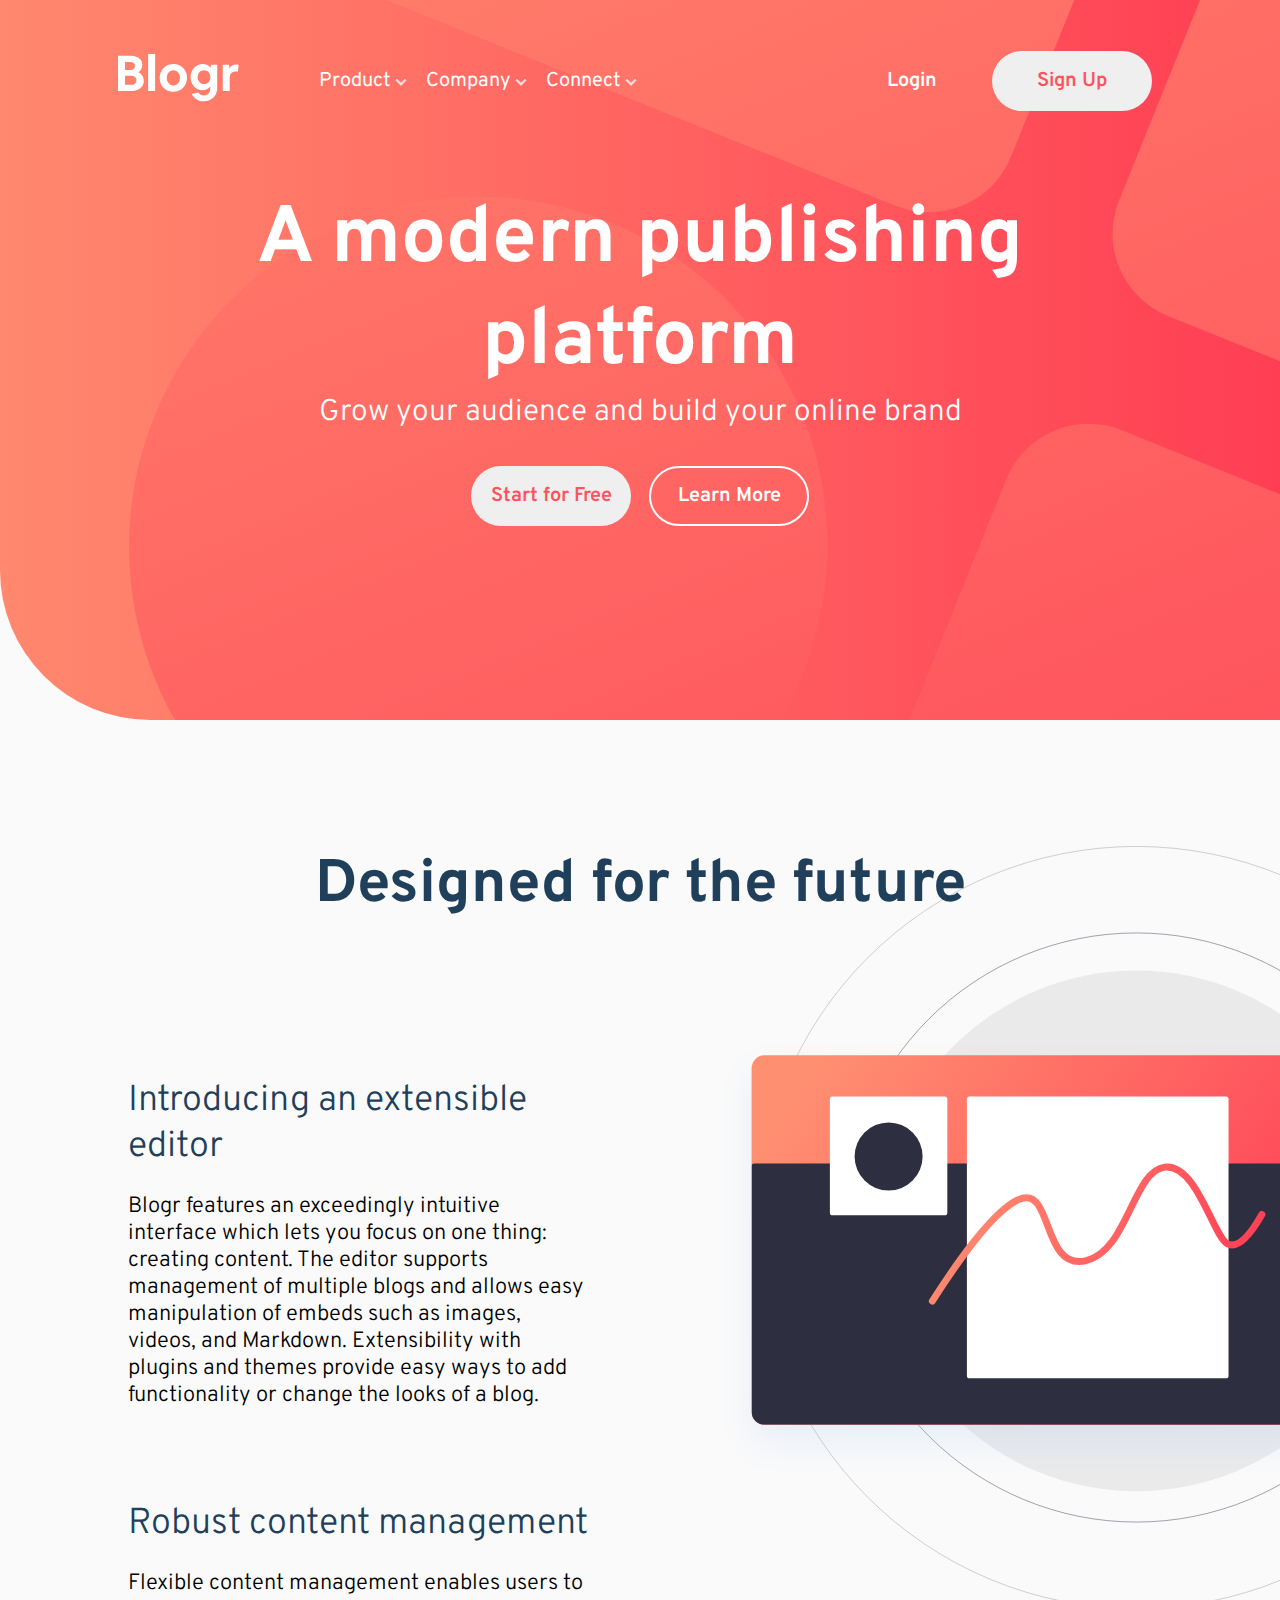
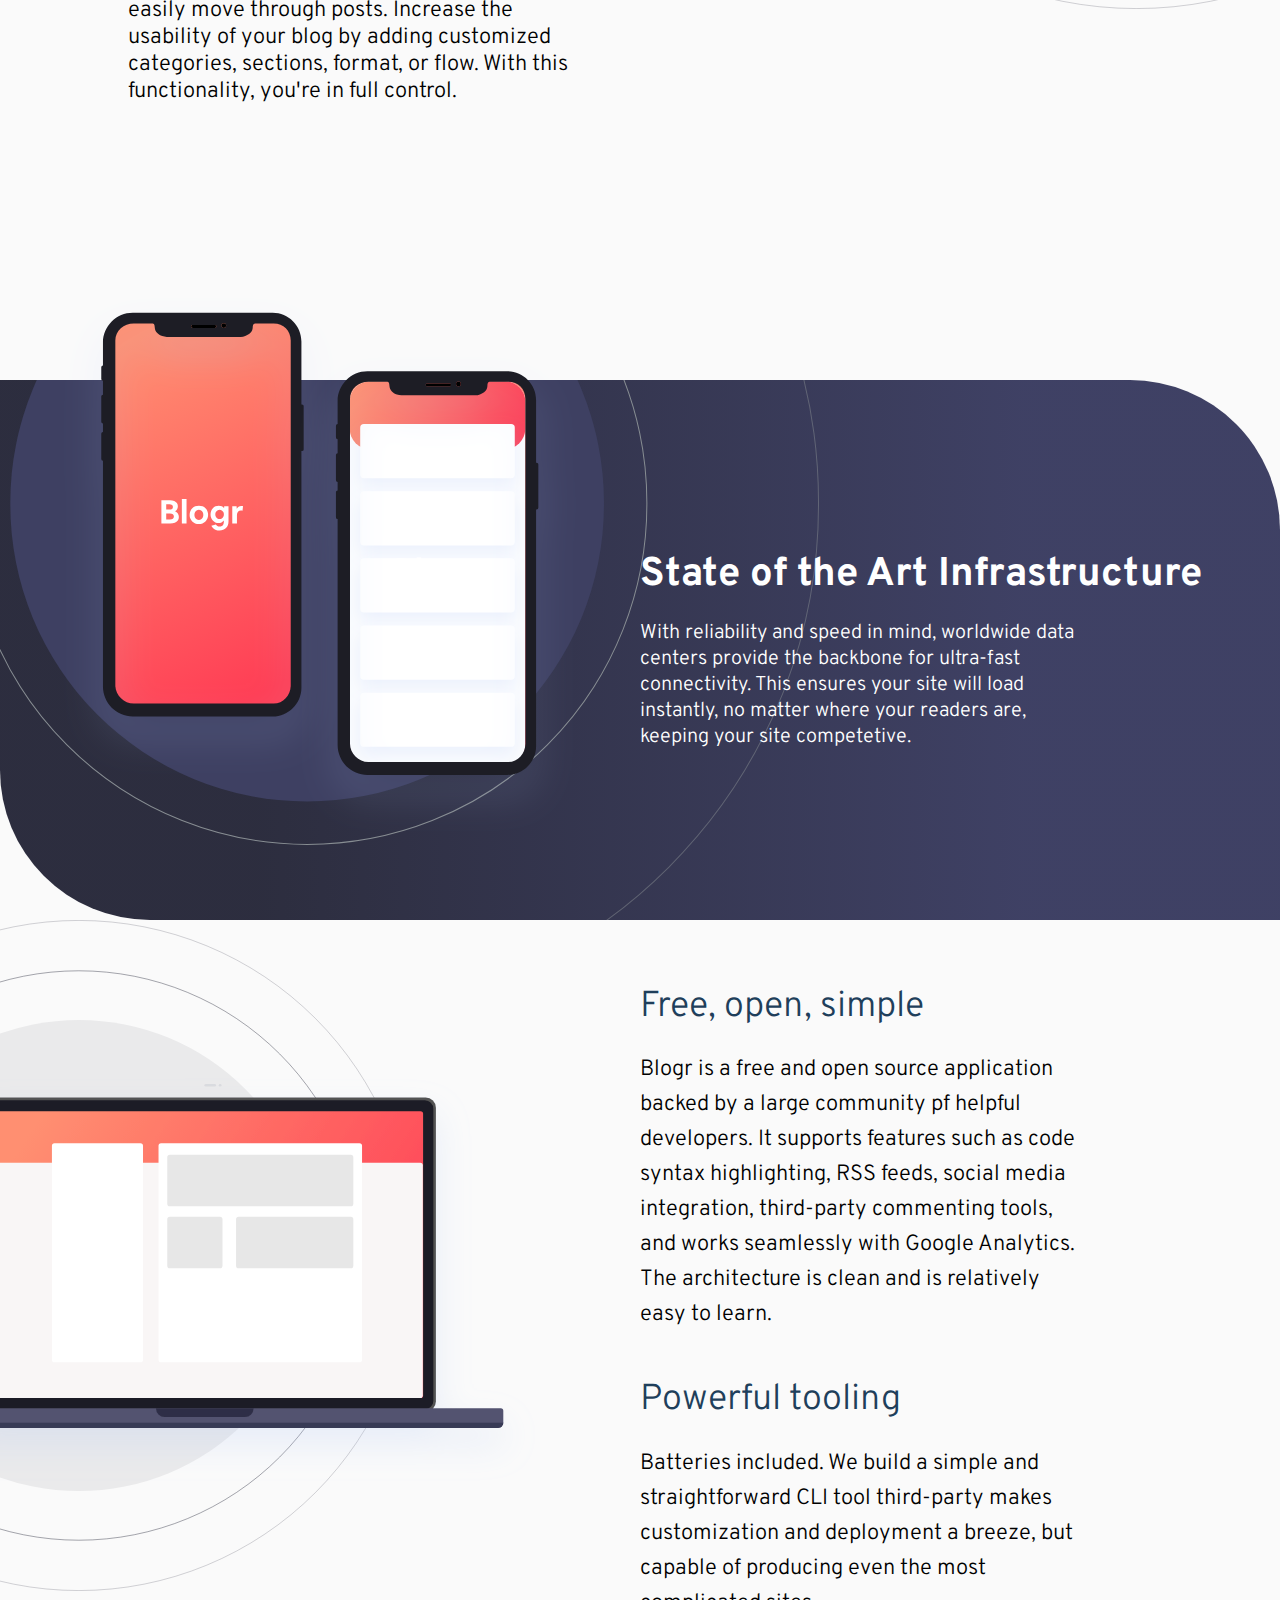
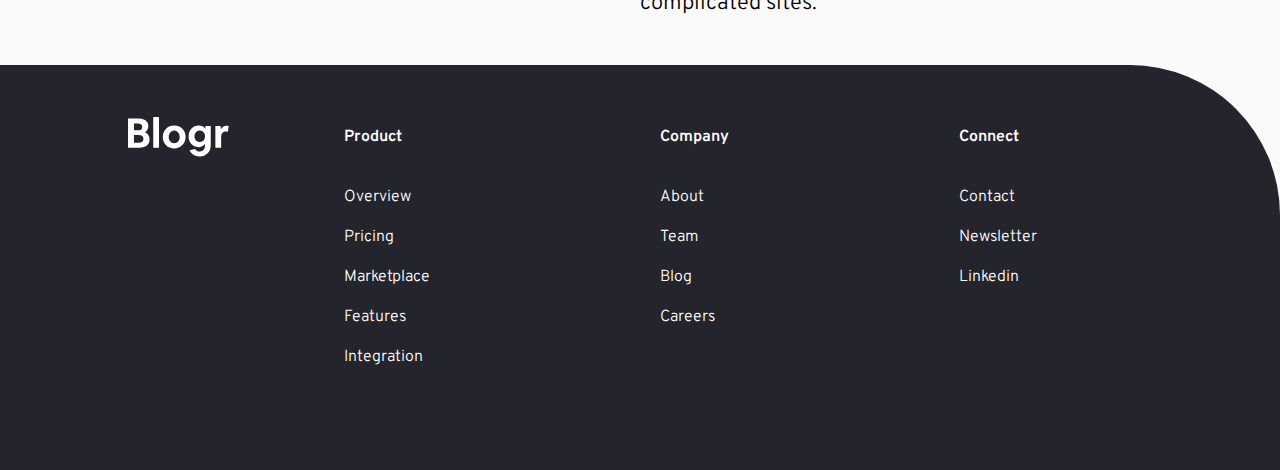
<file: Alen Domaci, al bolji/index.html>
<!DOCTYPE html>
<html lang="en">

<head>
    <meta charset="UTF-8">
    <meta http-equiv="X-UA-Compatible" content="IE=edge">
    <meta name="viewport" content="width=device-width, initial-scale=1.0">
    <link rel="stylesheet" href="style.css">
    <title>Document</title>
</head>

<body>
    <div class="hero">
        <div class="navbar">
            <div class="navbar-left">
                <div><img src="images/logo.svg" alt=""></div>
                <ul>
                    <li><a href="">Product <img src="images/icon-arrow-light.svg" alt=""></a></li>
                    <li><a href="">Company <img src="images/icon-arrow-light.svg" alt=""></a></li>
                    <li><a href="">Connect <img src="images/icon-arrow-light.svg" alt=""></a></li>
                </ul>
            </div>
            <div class="navbar-buttons">
                <button class="button-login">Login</button>
                <button class="button-sign-up">Sign Up</button>
            </div>
            <img class="hamburger-icon" src="images/icon-hamburger.svg" alt="">
        </div>
        <div class="hero-content">
            <div class="hero-content-text">
                <h1>A modern publishing platform</h1>
                <p>Grow your audience and build your online brand</p>
            </div>
            <div class="hero-content-buttons">
                <button class="start-for-free">Start for Free</button>
                <button class="learn-more">Learn More</button>
            </div>
        </div>
    </div>
    <div class="container-one">

        <h2> Designed for the future</h2>
        <div class="container-one-content-image">
            <img src="images/illustration-editor-desktop.svg" alt="">
        </div>
        <div class="container-one-content">
            <div class="container-one-content-text">
                <h3>Introducing an extensible editor</h3>
                <p>
                    Blogr features an exceedingly intuitive interface which lets you
                    focus on one thing: creating content. The editor supports
                    management of multiple blogs and allows easy manipulation of
                    embeds such as images, videos, and Markdown. Extensibility with
                    plugins and themes provide easy ways to add functionality or
                    change the looks of a blog.
                </p>
                <h3>Robust content management</h3>
                <p>
                    Flexible content management enables users to easily move through
                    posts. Increase the usability of your blog by adding customized
                    categories, sections, format, or flow. With this functionality,
                    you're in full control.
                </p>
            </div>
        </div>

    </div>
    <div class="container-blue">
        <div class="container-blue-content">
            <div class="container-blue-content-image">
                <img src="images/illustration-phones.svg" alt="">
            </div>
            <div class="container-blue-content-text">
                <h2>State of the Art Infrastructure</h2>
                <p>
                    With reliability and speed in mind, worldwide data centers provide
                    the backbone for ultra-fast connectivity. This ensures your site
                    will load instantly, no matter where your readers are, keeping
                    your site competetive.
                </p>
            </div>
        </div>
    </div>
    <div class="container-three">
        <div class="container-three-image">
            <img src="images/illustration-laptop-desktop.svg" alt="">
        </div>
        <div class="container-three-text">
            <h3>Free, open, simple</h3>
            <p>
              Blogr is a free and open source application backed by a large
              community pf helpful developers. It supports features such as
              code syntax highlighting, RSS feeds, social media integration,
              third-party commenting tools, and works seamlessly with Google
              Analytics. The architecture is clean and is relatively easy to
              learn.
            </p>
            <h3>Powerful tooling</h3>
            <p>
              Batteries included. We build a simple and straightforward CLI
              tool third-party makes customization and deployment a breeze,
              but capable of producing even the most complicated sites.
            </p>
        </div>
    </div>
    <div class="footer">
        <div class="footer-body">
          <div> <img src="images/logo.svg" alt="" /></div>
          <div class="footer-lists">
            <ul>
              <li class="list-heading"><a href="">Product</a></li>
              <li><a href="">Overview</a></li>
              <li><a href="">Pricing</a></li>
              <li><a href="">Marketplace</a></li>
              <li><a href="">Features</a></li>
              <li><a href="">Integration</a></li>
            </ul>
            <ul>
              <li class="list-heading"><a href="">Company</a></li>
              <li><a href="">About</a></li>
              <li><a href="">Team</a></li>
              <li><a href="">Blog</a></li>
              <li><a href="">Careers</a></li>
            </ul>
            <ul>
              <li class="list-heading"><a href="">Connect</a></li>
              <li><a href="">Contact</a></li>
              <li><a href="">Newsletter</a></li>
              <li><a href="">Linkedin</a></li>
            </ul>
          </div>
        </div>
      </div>
</body>

</html>
</file>
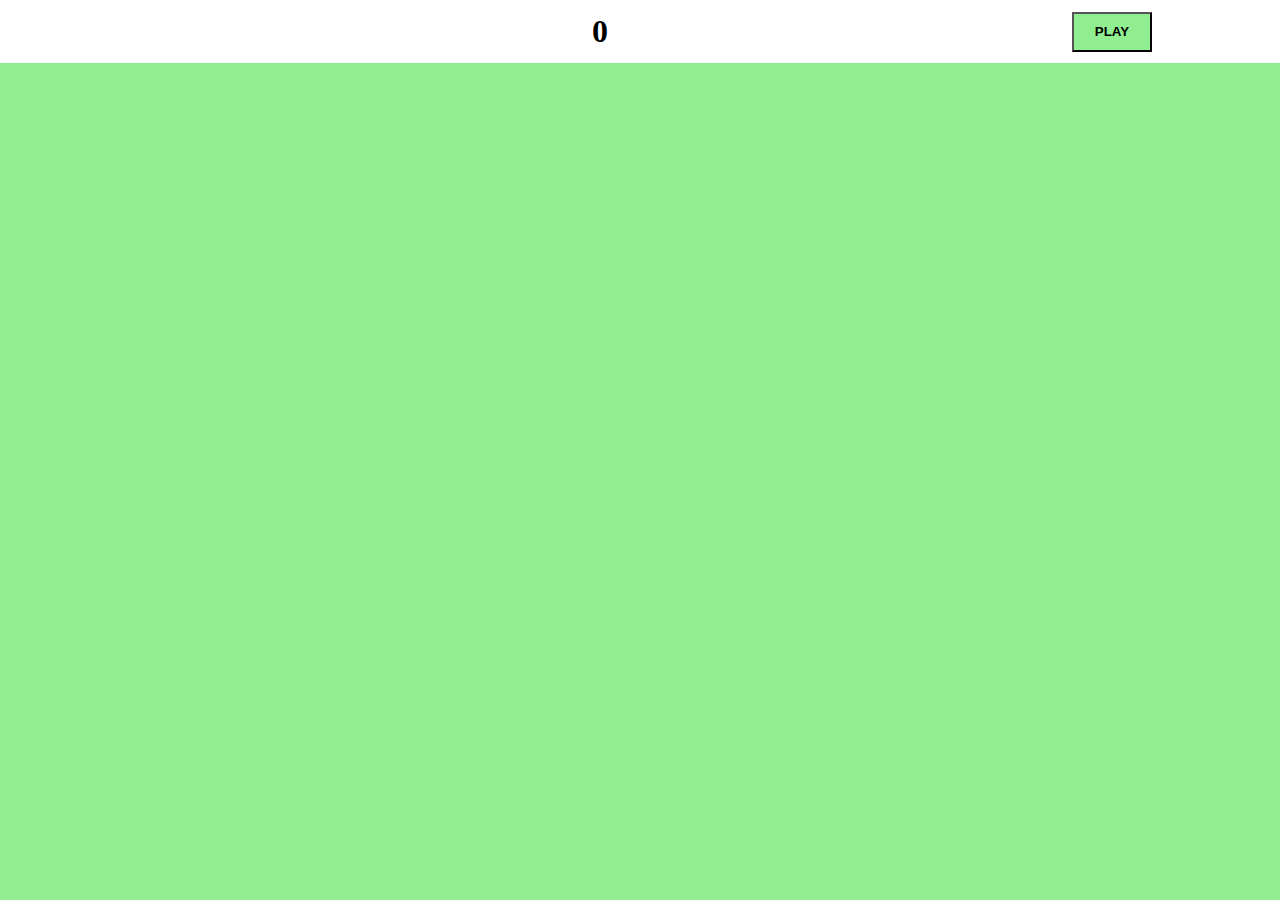
<file: Click Game/index.html>
<!DOCTYPE html>
<html lang="en">
<head>
    <meta charset="UTF-8">
    <meta http-equiv="X-UA-Compatible" content="IE=edge">
    <meta name="viewport" content="width=device-width, initial-scale=1.0">
    <link rel="stylesheet" href="style.css">
    <title>Document</title>
</head>
<body>
    <div class="header">
        <h1 class="Username">Placeholder</h1>
        <h1 class="score">0</h1>
        <button class="PLAY">PLAY</button>
    </div>
    <div class="playField">
    </div>
    <script src="app.js"></script>
</body>
</html>
</file>
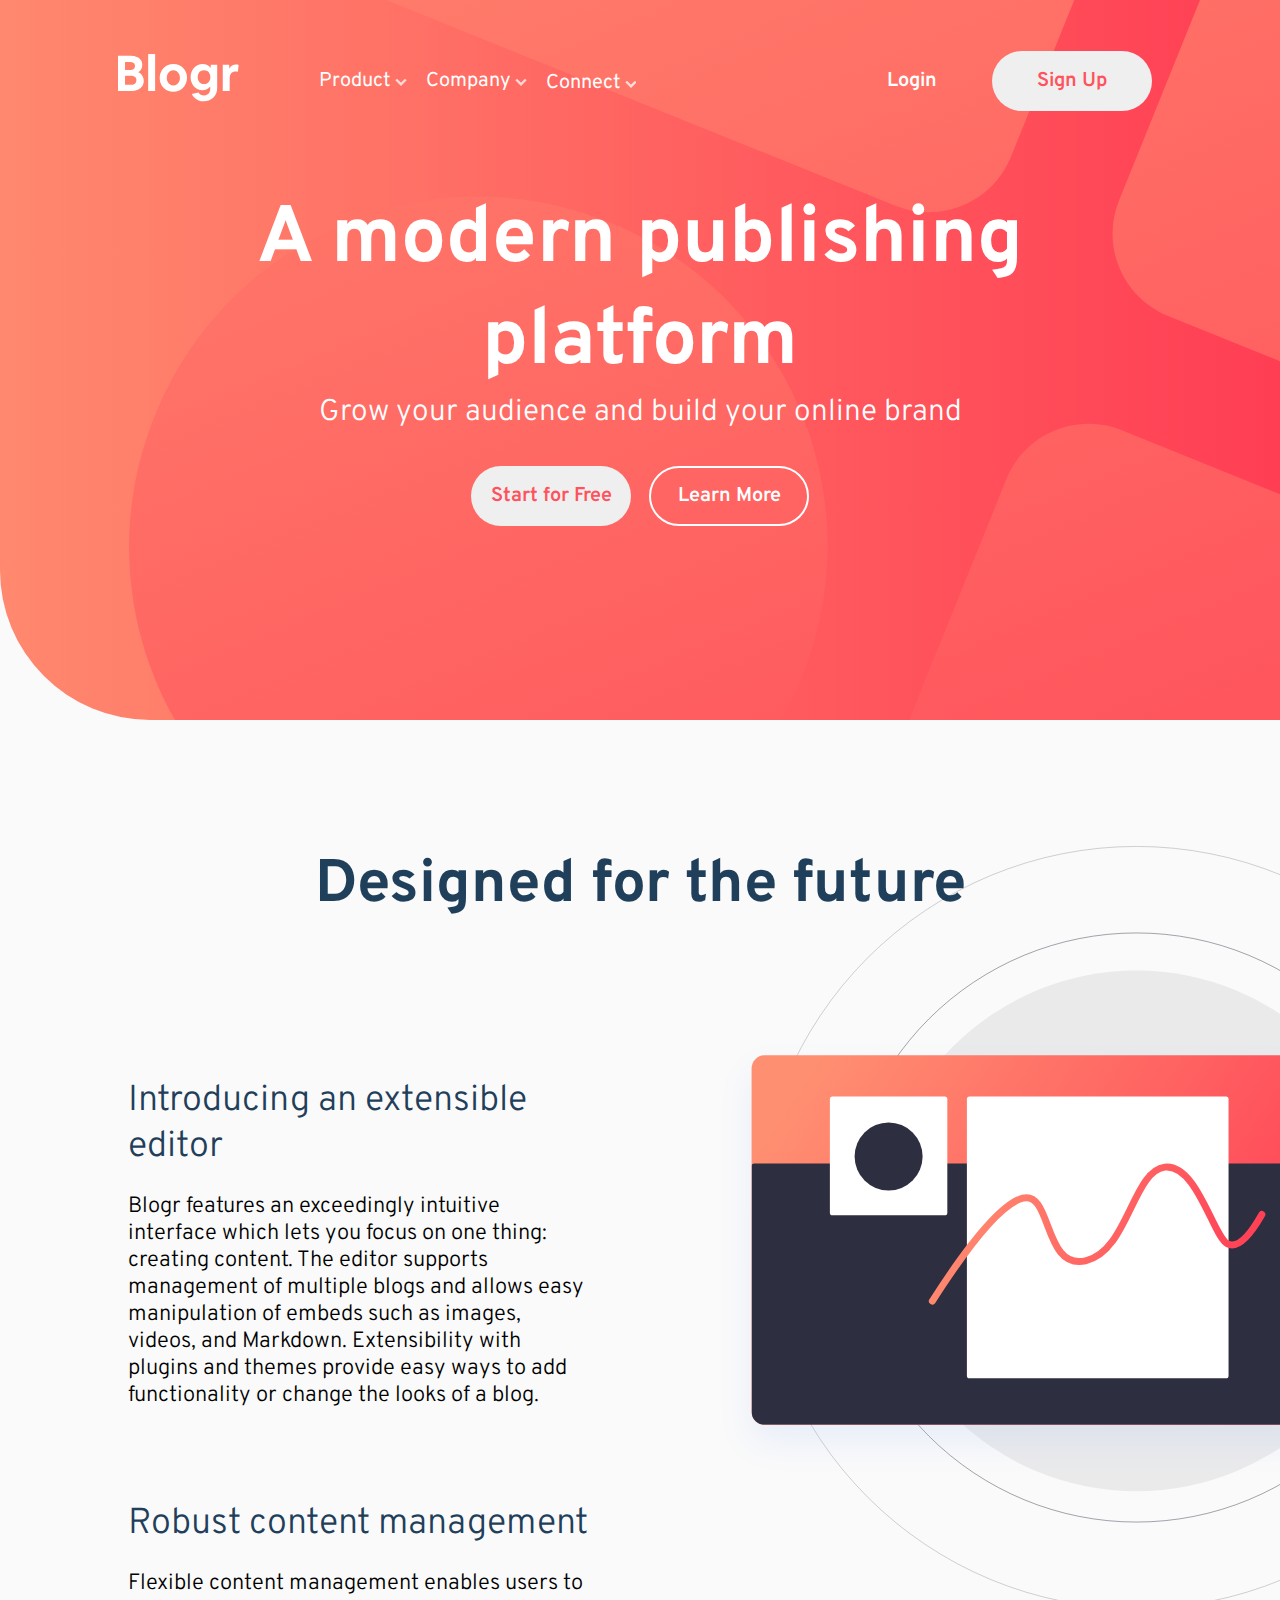
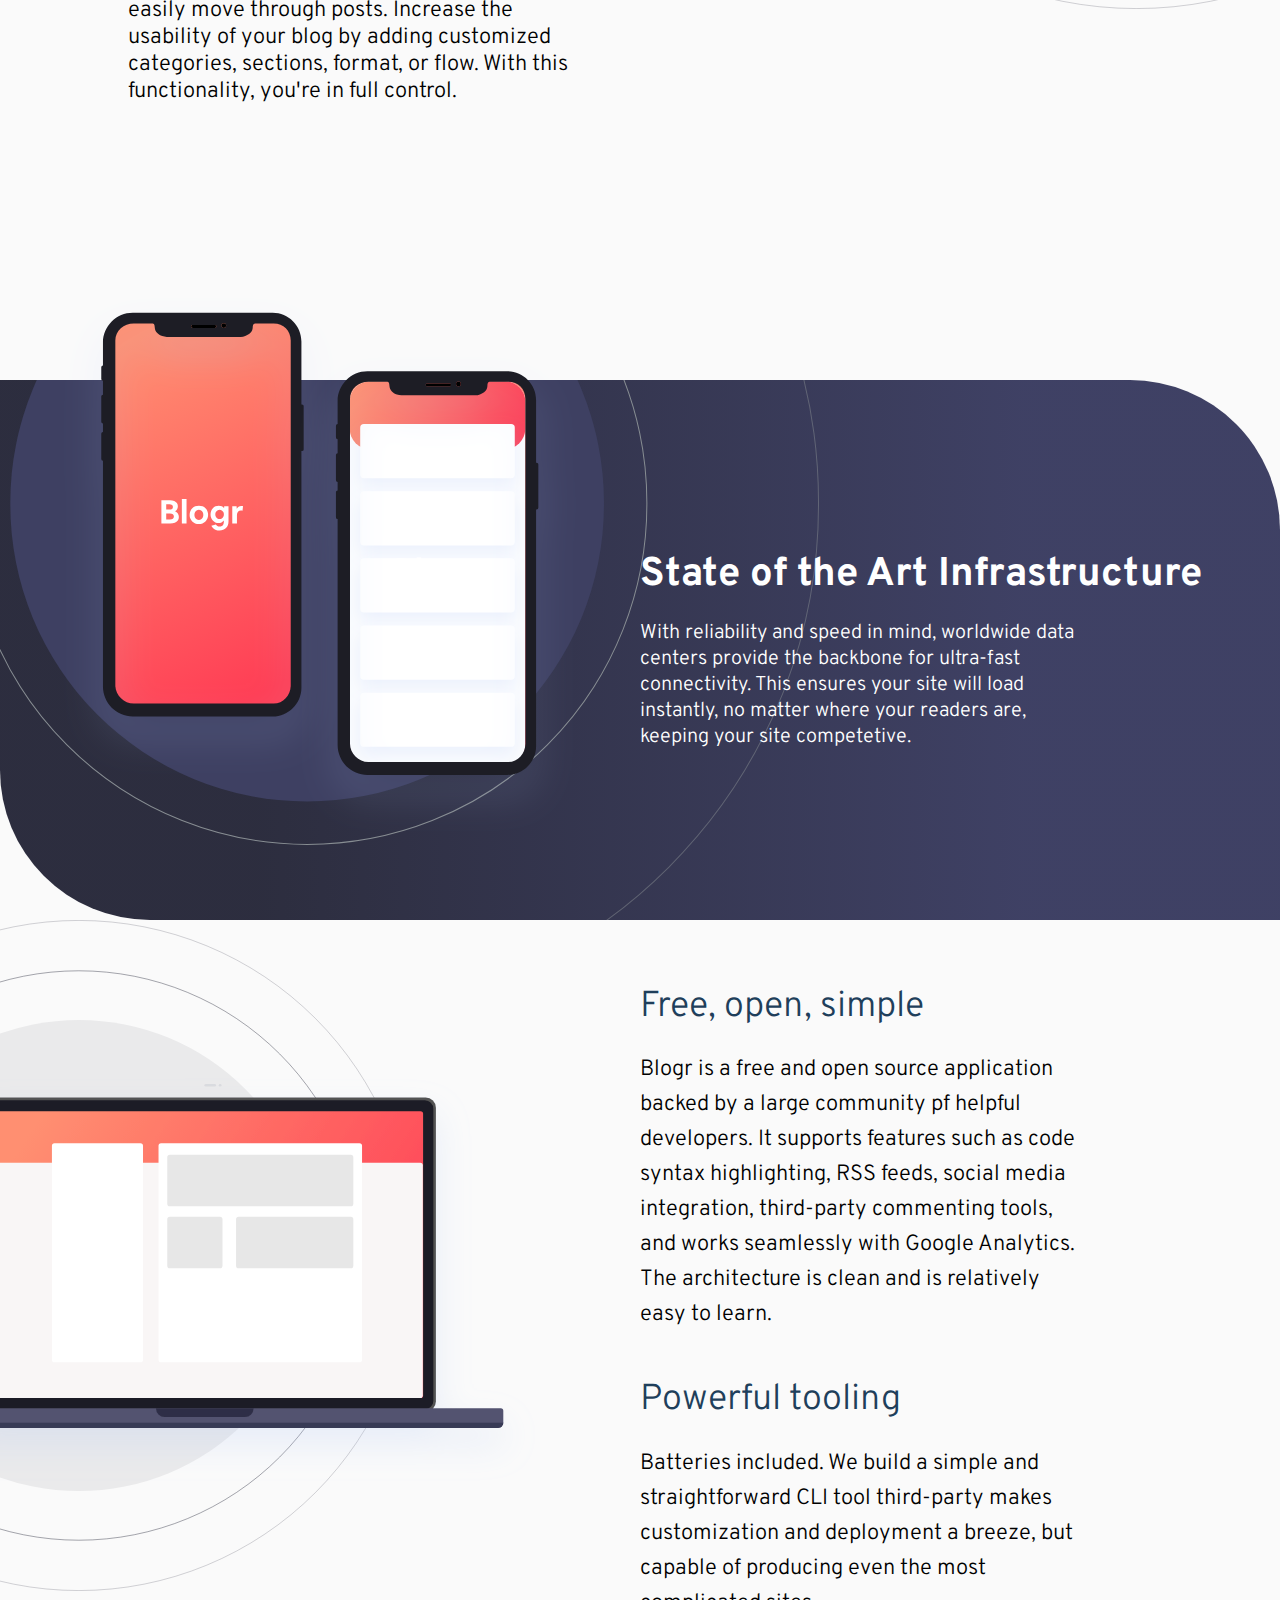
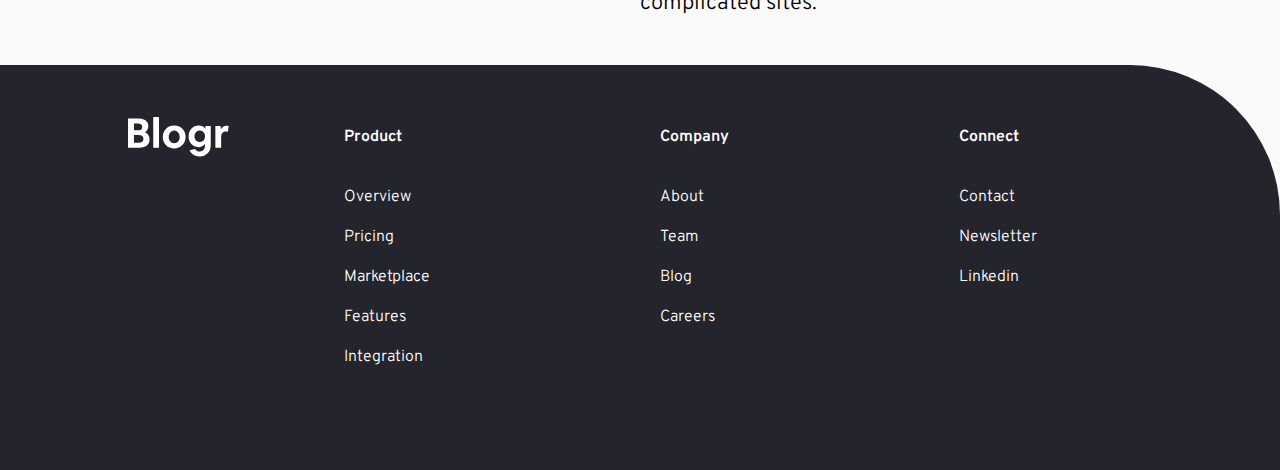
<file: Domaci 5/index.html>
<!DOCTYPE html>
<html lang="en">

<head>
    <meta charset="UTF-8" />
    <meta http-equiv="X-UA-Compatible" content="IE=edge" />
    <meta name="viewport" content="width=device-width, initial-scale=1.0" />
    <link rel="stylesheet" href="style.css" />
    <title>Document</title>
</head>

<body>
    <div class="hero">
        <div class="navbar">
            <div class="navbar-left">
                <div><img src="images/logo.svg" alt="" /></div>
                <ul class="navbar-list">
                    <li>
                        <a href="">Product <img src="images/icon-arrow-light.svg" alt="" /></a>
                    </li>
                    <li>
                        <a href="">Company <img src="images/icon-arrow-light.svg" alt="" /></a>
                    </li>
                    <button class="connect">
                        <li class="connect-li" href="">Connect <img src="images/icon-arrow-light.svg" alt="" /></li>
                        <ul class="connect-menu">
                               <li><a href="">Contact</a></li>
                               <li><a href="">Newsletter</a></li>
                               <li><a href="">Linkedin</a></li>
                       </ul>
                     </button>
            </ul>
        </div>
        <div class="navbar-buttons">
            <button class="button-login">Login</button>
            <button class="button-sign-up">Sign Up</button>
        </div>
        <img class="hamburger-icon" src="images/icon-hamburger.svg" alt="" />
    </div>
    <div class="hero-content">
        <div class="hero-content-text">
            <h1>A modern publishing platform</h1>
            <p>Grow your audience and build your online brand</p>
        </div>
        <div class="hero-content-buttons">
            <button class="start-for-free">Start for Free</button>
            <button class="learn-more">Learn More</button>
        </div>
    </div>
    </div>
    <div class="container-one">
        <h2>Designed for the future</h2>
        <div class="container-one-content-image">
            <img src="images/illustration-editor-desktop.svg" alt="" />
        </div>
        <div class="container-one-content">
            <div class="container-one-content-text">
                <h3>Introducing an extensible editor</h3>
                <p>
                    Blogr features an exceedingly intuitive interface which lets you
                    focus on one thing: creating content. The editor supports management
                    of multiple blogs and allows easy manipulation of embeds such as
                    images, videos, and Markdown. Extensibility with plugins and themes
                    provide easy ways to add functionality or change the looks of a
                    blog.
                </p>
                <h3>Robust content management</h3>
                <p>
                    Flexible content management enables users to easily move through
                    posts. Increase the usability of your blog by adding customized
                    categories, sections, format, or flow. With this functionality,
                    you're in full control.
                </p>
            </div>
        </div>
    </div>
    <div class="container-blue">
        <div class="container-blue-content">
            <div class="container-blue-content-image">
                <img src="images/illustration-phones.svg" alt="" />
            </div>
            <div class="container-blue-content-text">
                <h2>State of the Art Infrastructure</h2>
                <p>
                    With reliability and speed in mind, worldwide data centers provide
                    the backbone for ultra-fast connectivity. This ensures your site
                    will load instantly, no matter where your readers are, keeping your
                    site competetive.
                </p>
            </div>
        </div>
    </div>
    <div class="container-three">
        <div class="container-three-image">
            <img src="images/illustration-laptop-desktop.svg" alt="" />
        </div>
        <div class="container-three-text">
            <h3>Free, open, simple</h3>
            <p>
                Blogr is a free and open source application backed by a large
                community pf helpful developers. It supports features such as code
                syntax highlighting, RSS feeds, social media integration, third-party
                commenting tools, and works seamlessly with Google Analytics. The
                architecture is clean and is relatively easy to learn.
            </p>
            <h3>Powerful tooling</h3>
            <p>
                Batteries included. We build a simple and straightforward CLI tool
                third-party makes customization and deployment a breeze, but capable
                of producing even the most complicated sites.
            </p>
        </div>
    </div>
    <div class="footer">
        <div class="footer-body">
            <div><img src="images/logo.svg" alt="" /></div>
            <div class="footer-lists">
                <ul>
                    <li class="list-heading"><a href="">Product</a></li>
                    <li><a href="">Overview</a></li>
                    <li><a href="">Pricing</a></li>
                    <li><a href="">Marketplace</a></li>
                    <li><a href="">Features</a></li>
                    <li><a href="">Integration</a></li>
                </ul>
                <ul>
                    <li class="list-heading"><a href="">Company</a></li>
                    <li><a href="">About</a></li>
                    <li><a href="">Team</a></li>
                    <li><a href="">Blog</a></li>
                    <li><a href="">Careers</a></li>
                </ul>
                <ul>
                    <li class="list-heading"><a href="">Connect</a></li>
                    <li><a href="">Contact</a></li>
                    <li><a href="">Newsletter</a></li>
                    <li><a href="">Linkedin</a></li>
                </ul>
            </div>
        </div>
    </div>
</body>

</html>
</file>
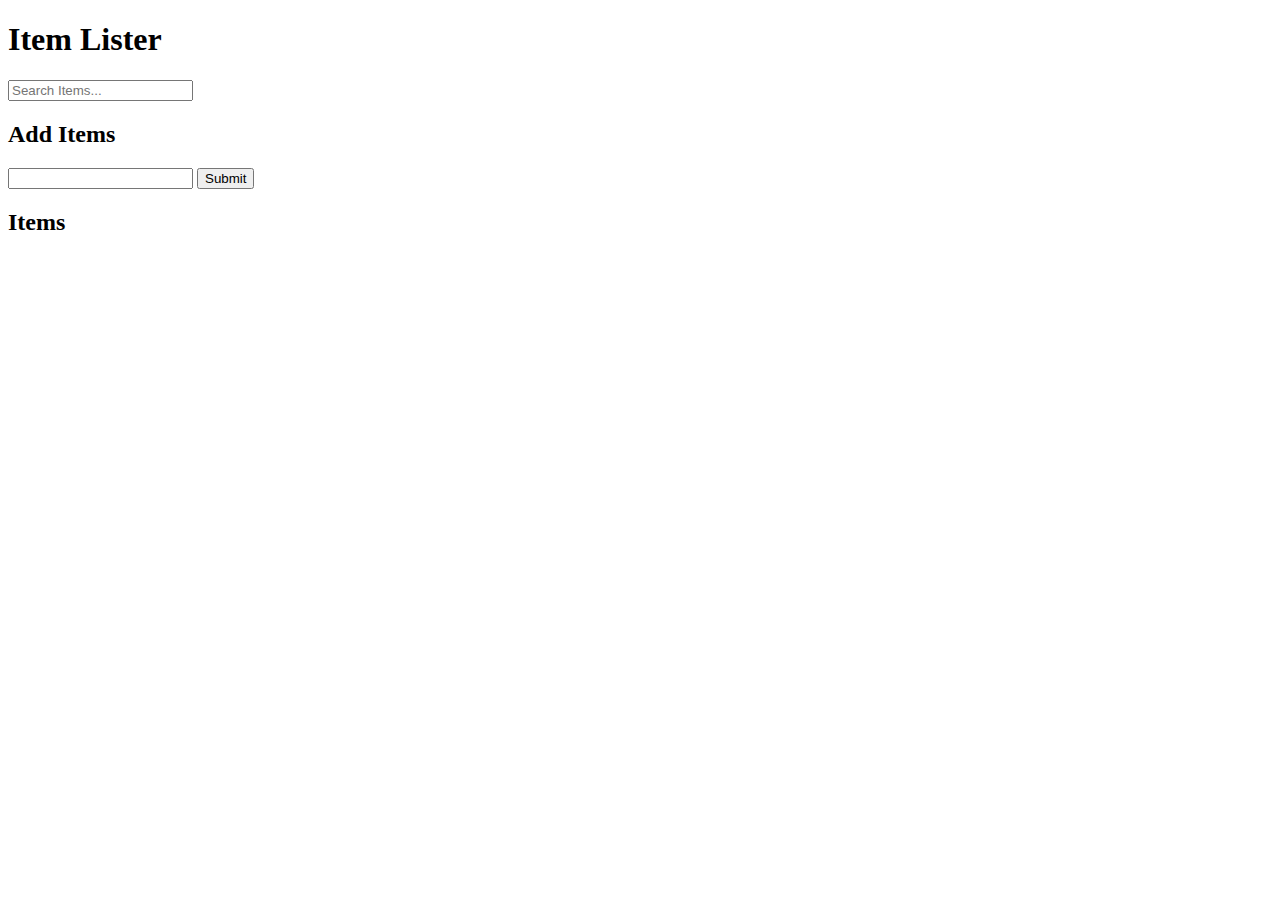
<file: JS DOM Vezba 1/index.html>
<!DOCTYPE html>
<html lang="en">
  <head>
    <meta charset="UTF-8" />
    <meta name="viewport" content="width=device-width, initial-scale=1.0" />
    <meta http-equiv="X-UA-Compatible" content="ie=edge" />
    <link
      rel="stylesheet"
      href="https://maxcdn.bootstrapcdn.com/bootstrap/4.0.0-beta/css/bootstrap.min.css"
      integrity="sha384-/Y6pD6FV/Vv2HJnA6t+vslU6fwYXjCFtcEpHbNJ0lyAFsXTsjBbfaDjzALeQsN6M"
      crossorigin="anonymous"
    />
    <title>Document</title>
  </head>
  <body>
    <header id="main-header" class="bg-success text-white p-4 mb-3">
      <div class="container">
        <div class="row">
          <div class="col-md-6">
            <h1 id="header-title">Item Lister</h1>
          </div>
          <div class="col-md-6 align-self-center">
            <input
              type="text"
              class="form-control"
              id="filter"
              placeholder="Search Items..."
            />
          </div>
        </div>
      </div>
    </header>
    <div class="container">
      <div id="main" class="card card-body">
        <h2 class="title">Add Items</h2>
        <form id="addForm" class="form-inline mb-3">
          <input type="text" class="form-control mr-2" id="item" />
          <input type="submit" class="btn btn-dark" value="Submit" />
        </form>
        <h2 class="title">Items</h2>
        <ul id="items" class="list-group">
          
        </ul>
      </div>
    </div>
   <script src="app.js" defer></script>
  </body>
</html>
</file>
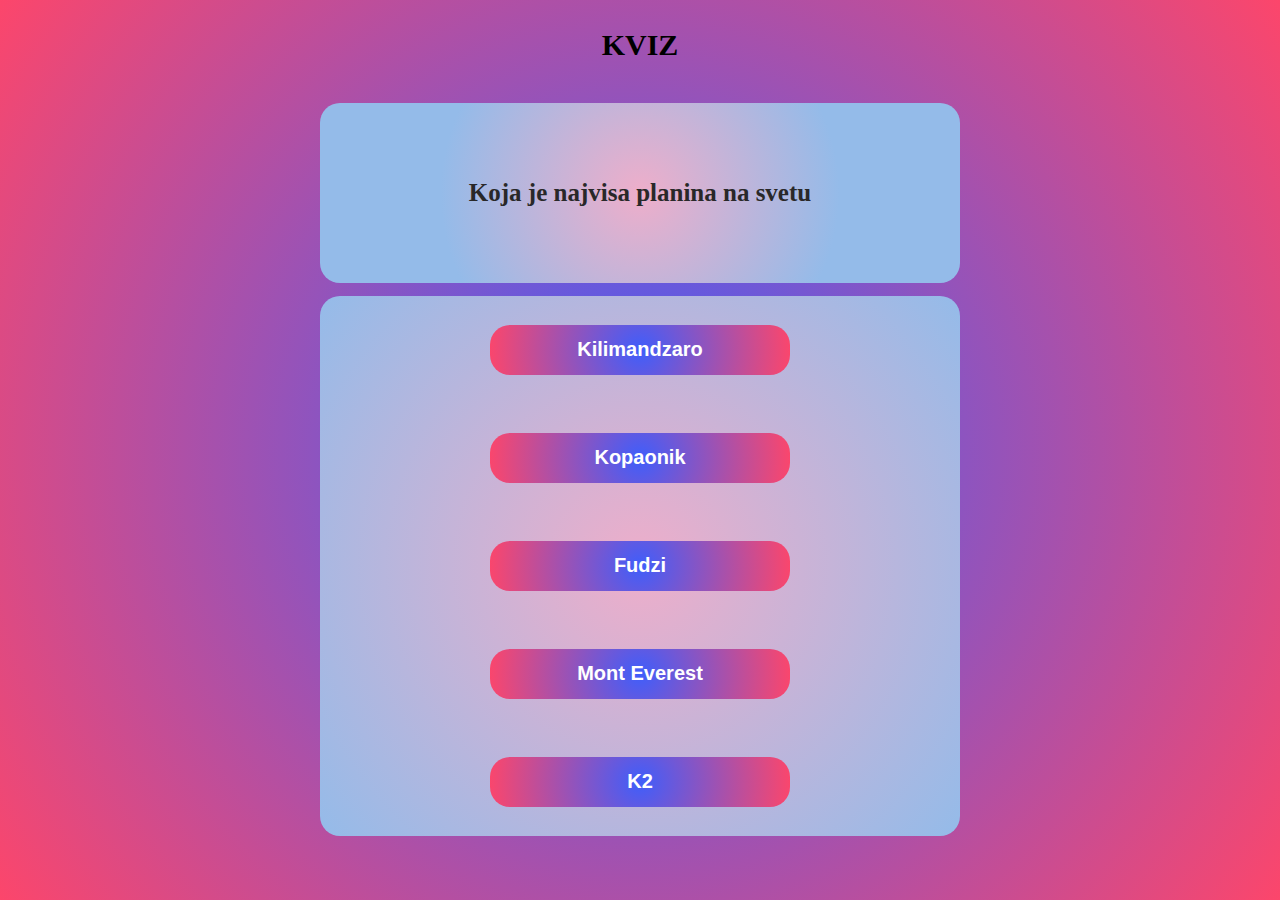
<file: Quiz/index.html>
<!DOCTYPE html>
<html lang="en">
<head>
    <meta charset="UTF-8">
    <meta http-equiv="X-UA-Compatible" content="IE=edge">
    <meta name="viewport" content="width=device-width, initial-scale=1.0">
    <title>Document</title>
    <link rel="stylesheet" href="style.css">
    <script src="app.js" defer></script>
</head>
<body>
    <div class="main">
        <h1 class="naslov">KVIZ</h1>
        <div id="pitanje"></div>
        <div id="odgovori"></div>
    </div>
</body>
</html>
</file>
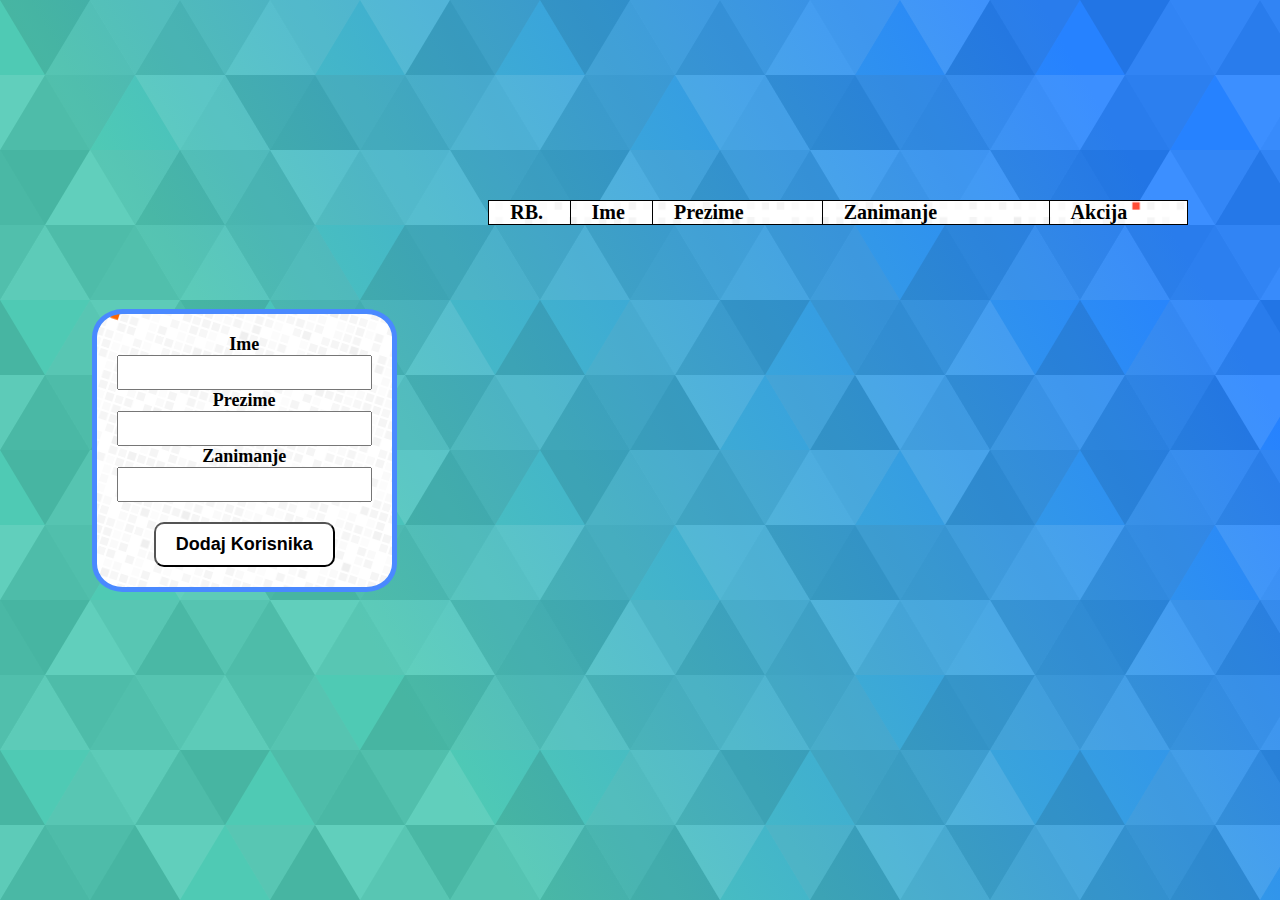
<file: userList Tabela/index.html>
<!DOCTYPE html>
<html lang="en">
<head>
    <meta charset="UTF-8">
    <meta http-equiv="X-UA-Compatible" content="IE=edge">
    <meta name="viewport" content="width=device-width, initial-scale=1.0">
    <title>Document</title>
    <link rel="stylesheet" href="style.css">
    
</head>
<body>
<div class="main">
    <div id="forma">
        <label for="name">Ime</label>
        <input type="text" name="name" id="name">
        <label for="lastName">Prezime</label>
        <input type="text" name="lastName" id="lastName">
        <label for="occupation">Zanimanje</label>
        <input type="text" name="occupation" id="occupation">
        <button id="submit" type="button" style="margin-top: 20px;">Dodaj Korisnika</button>
    </div>
  <div class="div">
    <table class="usersTable">
        <tr>
            <th>RB.</th>
            <th>Ime</th>
            <th>Prezime</th>
            <th>Zanimanje</th>
            <th>Akcija</th>
          </tr>
    </table>
  </div>
</div>
<script src="app.js" defer></script>
</body>
</html>
</file>
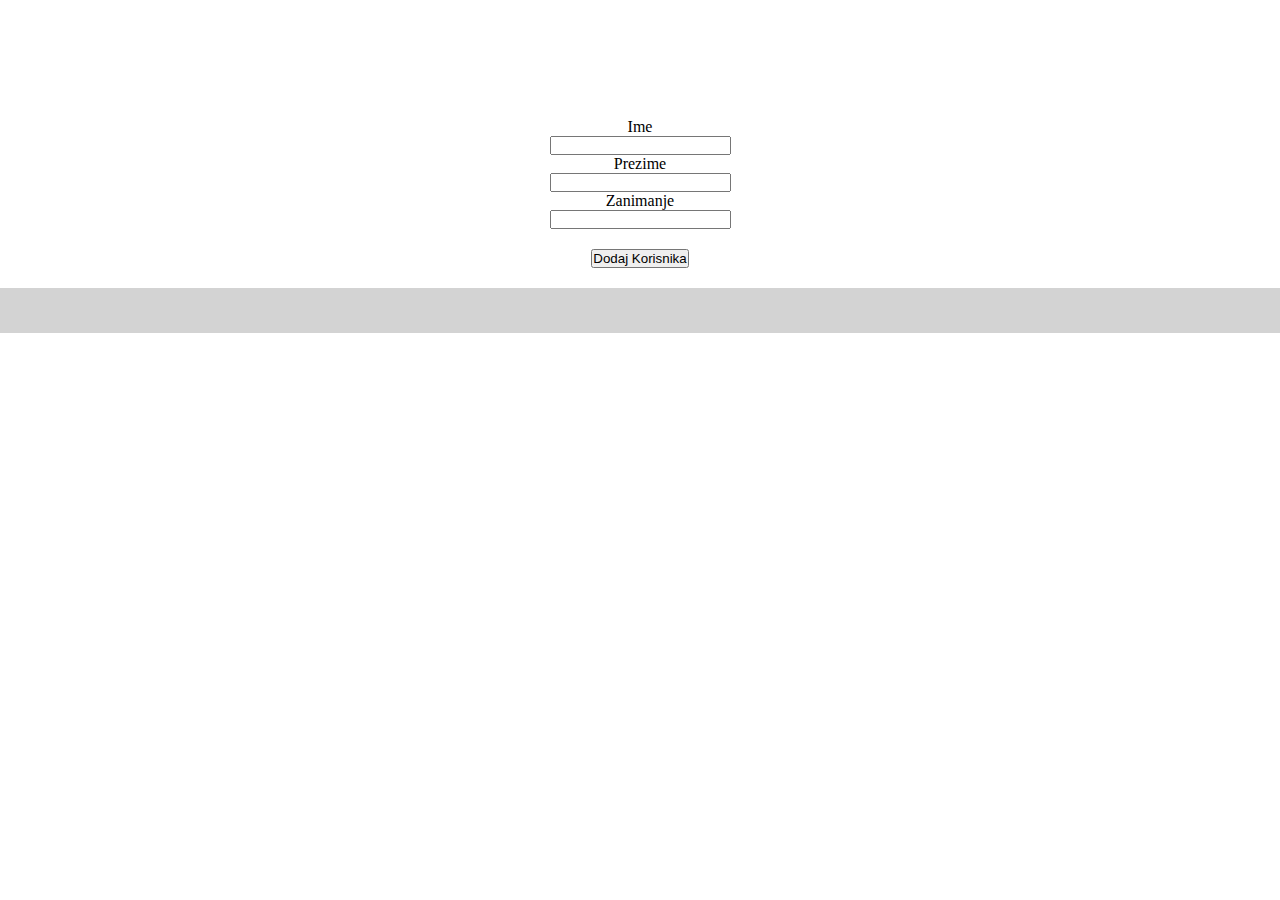
<file: userLists/index.html>
<!DOCTYPE html>
<html lang="en">
<head>
    <meta charset="UTF-8">
    <meta http-equiv="X-UA-Compatible" content="IE=edge">
    <meta name="viewport" content="width=device-width, initial-scale=1.0">
    <title>Document</title>
    <link rel="stylesheet" href="style.css">
    
</head>
<body>
<div class="main">
    <div id="forma">
        <label for="name">Ime</label>
        <input type="text" name="name" id="name">
        <label for="lastName">Prezime</label>
        <input type="text" name="lastName" id="lastName">
        <label for="occupation">Zanimanje</label>
        <input type="text" name="occupation" id="occupation">
        <button id="submit" type="button" style="margin-top: 20px;">Dodaj Korisnika</button>
    </div>
    <div class="users"></div>
</div>
<script src="app.js" defer></script>
</body>
</html>
</file>
<file: Alen Domaci, al bolji/style.css>
@import url("https://fonts.googleapis.com/css2?family=Overpass:ital,wght@0,100;0,200;0,300;0,400;0,500;0,600;0,700;0,800;0,900;1,100;1,200;1,300;1,400;1,500;1,600;1,700;1,800;1,900&display=swap");
* {
  margin: 0;
  padding: 0;
  box-sizing: border-box;
  font-family: "Overpass", sans-serif;
}
body {
  background-color: #fafafa;
}
.hero {
  width: 100%;
  height: 80vh;
  background: url(images/bg-pattern-intro-desktop.svg) no-repeat,
    linear-gradient(90deg, hsl(13, 100%, 72%) 10%, hsl(353, 100%, 62%) 60%);
  background-position: 26% 52%;
  background-size: 220%;
  border-bottom-left-radius: 150px;
  padding: 4% 10%;
}
.hamburger-icon {
  display: none;
}
.navbar {
  display: flex;
  width: 100%;
  justify-content: space-between;
  align-items: center;
}
.navbar-left img {
  scale: 120%;
}
.navbar-left {
  display: flex;
  flex: 1;
  align-items: center;
}
.navbar-left ul {
  display: flex;
  list-style: none;
  margin-left: 80px;
}

.navbar-left a {
  text-decoration: none;
  margin: 0 10px;
  color: white;
  font-size: 20px;
}
.navbar-buttons {
  display: flex;
}
.navbar-buttons button {
  width: 160px;
  height: 60px;
  font-size: 20px;
  font-weight: 600;
  border-radius: 50px;
  border: none;
}
.button-login {
  background-color: transparent;
  color: white;
}
.button-sign-up {
  color: hsl(356, 100%, 66%);
}
.hero-content {
  width: 100%;
  height: 80%;
  display: flex;
  flex-direction: column;
  align-items: center;
  justify-content: space-evenly;
}
.hero-content-text {
  height: 40%;
  display: flex;
  flex-direction: column;
  align-items: center;
  justify-content: space-evenly;
}
.hero-content-text h1 {
  font-size: 80px;
  color: white;
  text-align: center;
}
.hero-content-text p {
  margin: 0;
  font-size: 30px;
  color: white;
  text-align: center;
}
.hero-content-buttons button {
  width: 160px;
  height: 60px;
  font-size: 20px;
  font-weight: 600;
  border-radius: 50px;
  margin: 0 7px;
}
.start-for-free {
  color: hsl(356, 100%, 66%);
  border: none;
}
.learn-more {
  border: 2px solid white;
  background-color: transparent;
  color: white;
}
.container-one {
  width: 100%;
  height: 140vh;
  border-bottom-left-radius: 100px;
  padding: 10% 10%;
  overflow: hidden;
  position: relative;
}

.container-one-content {
  position: relative;
  display: flex;
  flex-direction: column;
  justify-content: center;
}
.container-one h2 {
  text-align: center;
  font-size: 60px;
  color: hsl(208, 49%, 24%);
}
.container-one-content-image {
  width: 50%;
  position: absolute;
  right: -6%;
  top: 10%;
}
.container-one-content-image img {
  width: 125%;
  height: auto;
  content: url(images/illustration-editor-desktop.svg);
}
.container-one-content-text {
  width: 50%;
  margin-top: 15%;
  padding-right: 5%;
}

h3 {
  color: hsl(208, 49%, 24%);
  font-size: 36px;
  font-weight: 300;
  margin-bottom: 5%;
}
p {
  font-size: 22px;
  margin-bottom: 20%;
  font-weight: 300;
}
.container-blue {
  height: 60vh;
  width: 100%;
  background-image: url(images/bg-pattern-circles.svg)  ,
    linear-gradient(90deg, hsl(237, 17%, 21%) 20%, hsl(237, 23%, 32%) 80%),url(images/bg-pattern-circles.svg);
  background-repeat: no-repeat;
  background-size:80%,cover;
  background-position: -80% 80%;
  border-bottom-left-radius: 150px;
  border-top-right-radius: 150px;
}
.container-blue-content{
  display: flex;
  position: relative;
  height: 100%;
}
.container-blue-content-image{
  width: 50%;
  display: flex;
  justify-content: center;
  align-items: center;
  position:absolute;
  top: -16%;
}
.container-blue-content-image img{
  width: 80%;
  height: auto;
  
}
.container-blue-content-text{
  width: 50%;
  margin-left: auto;
  display: flex;
  flex-direction: column;
  justify-content: center;
}
.container-blue-content-text h2{
  font-size: 40px;
  color: white;
  margin-bottom: 3%;
}
.container-blue-content-text p {
  margin: 0;
  padding-right: 32%;
  font-size: 20px;
  color: white;
  font-weight: 300;
}
.container-three{
  display: flex;
}
.container-three-image {
  position: relative;
  width: 50%;
}
.container-three-image img{
  position: relative;
  left: -40%;
  width: 130%;
 height: auto;
 content: url(images/illustration-laptop-desktop.svg);
}
.container-three-text{
  margin-top: 5%;
  width: 50%;
  display: flex;
  flex-direction: column;
  justify-content: center;
  padding-right: 15%;
}
.container-three-text p {
  margin-bottom: 10%;
line-height: 35px;
}
.footer{
  width: 100%;
  height: 45vh;
  background-color: #24242c;
  padding: 4% 10%;
  border-top-right-radius: 150px;
}
.footer-body{
  display: flex;
  justify-content: space-between;
}
.footer-lists{
  display: flex;
  flex: 1;
  justify-content: space-around;
}

.footer-lists ul li{
  list-style: none;
  padding: 10px;
}
.footer-lists ul li a {
  text-decoration: none;
  color: white;
  padding: 5px;
  font-weight: 300;
}
.footer-lists ul .list-heading a{
font-weight: 600;
}
.list-heading{
  margin-bottom: 20px;
}
li:hover{
  text-decoration: underline;
}
button:hover{
  cursor: pointer;
}
.button-sign-up:hover, .start-for-free:hover {
  background-color:hsl(355, 100%, 74%) ;
  color: white;
  border-color: hsl(355, 100%, 74%);
}
.learn-more:hover{
    background-color: white;
    color: hsl(355, 100%, 74%);
  }
@media only screen and (max-width: 390px) {
  .container-one {
    width: 100%;
    height: auto;
    border-bottom-left-radius: 100px;
    padding: 0;
    overflow: hidden;
    position: relative;
  }
  .container-one h2 {
    font-size: 28px;
    order: -1;
    margin: 30% 0px;
  }
  .container-one-content-image {
    position: static;
    width: 100%;
  }
  .container-one-content-image img {
    width: 100%;
    content: url(images/illustration-editor-mobile.svg);
  }
  .container-one-content {
    margin: 0% 10%;
  }
  .container-one-content-text {
    width: 100%;
    margin-top: 15%;
    padding-right: 0%;
    text-align: center;
  }

  .navbar ul,
  .navbar-buttons {
    display: none;
  }
  .hamburger-icon {
    display: block;
  }
  .hero {
    background: url(images/bg-pattern-intro-desktop.svg) no-repeat,
      linear-gradient(140deg, hsl(13, 100%, 72%) 30%, hsl(353, 100%, 62%) 60%);
    background-position: 35% 25%;
    border-bottom-left-radius: 100px;
    background-size: 350%;
    padding: 10%;
  }
  .hero-content {
    height: 90%;
  }

  .hero-content-text {
    height: 30%;
    justify-content: center;
  }

  .hero-content-text h1 {
    font-size: 34px;
    font-weight: 600;
    margin-bottom: 5%;
  }
  .hero-content-text p {
    font-size: 18px;
  }
  .hero-content-buttons button {
    width: 150px;
    height: 60px;
    font-size: 20px;
    font-weight: 600;
    border-radius: 50px;
    margin-top: 50px;
    margin: 0;
  }
  .start-for-free {
    margin-right: 2px;
  }
  .learn-more {
    margin-left: 2px;
  }
  .container-blue {
    margin-top: 40%;
    height: 77vh;
    width: 100%;
    background-image: url(images/bg-pattern-circles.svg)  ,
      linear-gradient(to bottom, hsl(237, 17%, 21%) 20%, hsl(237, 23%, 32%) 80%),url(images/bg-pattern-circles.svg);
    background-repeat: no-repeat;
    background-size:170%,cover;
    background-position: 45% 1800%;
    border-bottom-left-radius: 150px;
    border-top-right-radius: 150px;
  }
.container-blue-content{
  flex-direction: column;
  justify-content: center;
}
  .container-blue-content-text{
    width: 100%;
    margin-left: 0;
    padding: 0px 10%;
    height: 50%;
    text-align: center;
    justify-content: space-evenly;
  }
  .container-blue-content-text p {
    padding-right: 0;
    font-size: 18px;
    line-height: 25px;

  }
  .container-blue-content-image{
    width: 100%;
    height: 20%;
    display: flex;
    justify-content: center;
    align-items: flex-start;
    position: relative;
    top: -43%;
  } 
   .container-blue-content-image img{
    width: 100%;
    height: auto;
  }
  .container-three{
    display: flex;
    flex-direction: column;
    margin-top: 20%;
  }
  .container-three-image {
    position: relative;
    width: 100%;
    display: flex;
    align-items: center;
    justify-content: center;
  }
  .container-three-image img{
    position: relative;
    left: 0;
    width: 100%;
   height: auto;
   content: url(images/illustration-laptop-mobile.svg);
  }
  .container-three-text{
    margin-top: 10%;
    width: 100%;
    display: flex;
    flex-direction: column;
    justify-content: center;
    padding-right: 0%;
    text-align: center;
    padding: 10%;
  }
  .container-three-text p {
    margin-bottom: 10%;
  line-height: auto;
  }
  .footer{
    height: auto;
  }
  .footer-body{
    flex-direction: column;
    justify-content: center;
    align-items: center;
    margin-top: 35%;
  }
  .footer-lists{
    display: flex;
    flex-direction: column;
    justify-content: space-around;
    align-items: center;
    text-align: center;
    margin: 15% 0%;

  }
  .footer-lists ul {
    margin-top: 30%;
  }
  .footer-lists ul li{
    list-style: none;
    padding: 5px;
  }
  .list-heading{
    margin-bottom: 5%;
  }
}
</file>
<file: Click Game/style.css>
*{
    margin: 0;
    padding: 0;
    box-sizing: border-box;
}
.header{
    display: flex;
    align-items: center;
    justify-content: space-between;
    padding: 0 10%;
    height: 7vh;

}
body{
    width: 100%;
    height: 100%;
    display: flex;
    flex-direction: column;
    overflow: hidden;
}
.targetDiv{
 width: 60px;
 height: 60px;
 display:flex;
 position: absolute;
}

.playField{
    width: 100vw;
    height: 93vh;
    background-color: pink;
    overflow: hidden;
    background-color: lightgreen;
}
button{
    width: 80px;
    height: 40px;
    font-weight: 900;
    background-color: lightgreen;

}
#goodBee{
background-image: url(https://www.pngplay.com/wp-content/uploads/9/Honey-Bee-PNG-HD-Quality.png);
background-repeat: no-repeat;
background-size: contain;
}
#badWasp{
    background-image: url( https://png.pngtree.com/png-clipart/20211024/original/pngtree-bee-pop-hee-style-wasp-png-image_6865436.png);
background-repeat: no-repeat;
background-size: contain;
   
}
</file>
<file: Domaci 5/style.css>
@import url("https://fonts.googleapis.com/css2?family=Overpass:ital,wght@0,100;0,200;0,300;0,400;0,500;0,600;0,700;0,800;0,900;1,100;1,200;1,300;1,400;1,500;1,600;1,700;1,800;1,900&display=swap");
* {
  margin: 0;
  padding: 0;
  box-sizing: border-box;
  font-family: "Overpass", sans-serif;
}
body {
  background-color: #fafafa;
}
.hero {
  width: 100%;
  height: 80vh;
  background: url(images/bg-pattern-intro-desktop.svg) no-repeat,
    linear-gradient(90deg, hsl(13, 100%, 72%) 10%, hsl(353, 100%, 62%) 60%);
  background-position: 26% 52%;
  background-size: 220%;
  border-bottom-left-radius: 150px;
  padding: 4% 10%;
}
.hamburger-icon {
  display: none;
}
.navbar {
  display: flex;
  width: 100%;
  justify-content: space-between;
  align-items: center;
}
.navbar-left img {
  scale: 120%;
}
.navbar-left {
  display: flex;
  flex: 1;
  align-items: center;
}
.navbar-left .navbar-list {
  display: flex;
  list-style: none;
  margin-left: 80px;
}
.connect{
  position: relative;
  height: auto;
  overflow: hidden;
  background-color: transparent;
  border:none;
  margin-left: 15px;
}
.connect-li{
  margin-bottom: -4px;
}
.connect:focus{
  overflow: visible;
}

.connect-menu{
  width: 150px;
  list-style: none;
  margin-left: 0px;
  position: absolute;
  margin-top: 15px;
  margin-left: -10px;
  background-color: white;
  border-radius: 10px;
  text-align: left;
}
.connect-menu li a {
  color: black;
  padding: 10px;
}
.connect-menu li:hover{
  text-decoration: none;
}
.connect-menu li{
 color: black; 
 padding: 15px 0px;
}
.connect-menu li a:hover {
  font-weight: 600;
}


.navbar-left a,.connect {
  text-decoration: none;
  margin: 0 10px;
  color: white;
  font-size: 20px;
}
.navbar-buttons {
  display: flex;
}
.navbar-buttons button {
  width: 160px;
  height: 60px;
  font-size: 20px;
  font-weight: 600;
  border-radius: 50px;
  border: none;
}
.button-login {
  background-color: transparent;
  color: white;
}
.button-sign-up {
  color: hsl(356, 100%, 66%);
}
.hero-content {
  width: 100%;
  height: 80%;
  display: flex;
  flex-direction: column;
  align-items: center;
  justify-content: space-evenly;
}
.hero-content-text {
  height: 40%;
  display: flex;
  flex-direction: column;
  align-items: center;
  justify-content: space-evenly;
}
.hero-content-text h1 {
  font-size: 80px;
  color: white;
  text-align: center;
}
.hero-content-text p {
  margin: 0;
  font-size: 30px;
  color: white;
  text-align: center;
}
.hero-content-buttons button {
  width: 160px;
  height: 60px;
  font-size: 20px;
  font-weight: 600;
  border-radius: 50px;
  margin: 0 7px;
}
.start-for-free {
  color: hsl(356, 100%, 66%);
  border: none;
}
.learn-more {
  border: 2px solid white;
  background-color: transparent;
  color: white;
}
.container-one {
  width: 100%;
  height: 140vh;
  border-bottom-left-radius: 100px;
  padding: 10% 10%;
  overflow: hidden;
  position: relative;
}

.container-one-content {
  position: relative;
  display: flex;
  flex-direction: column;
  justify-content: center;
}
.container-one h2 {
  text-align: center;
  font-size: 60px;
  color: hsl(208, 49%, 24%);
}
.container-one-content-image {
  width: 50%;
  position: absolute;
  right: -6%;
  top: 10%;
}
.container-one-content-image img {
  width: 125%;
  height: auto;
  content: url(images/illustration-editor-desktop.svg);
}
.container-one-content-text {
  width: 50%;
  margin-top: 15%;
  padding-right: 5%;
}

h3 {
  color: hsl(208, 49%, 24%);
  font-size: 36px;
  font-weight: 300;
  margin-bottom: 5%;
}
p {
  font-size: 22px;
  margin-bottom: 20%;
  font-weight: 300;
}
.container-blue {
  height: 60vh;
  width: 100%;
  background-image: url(images/bg-pattern-circles.svg)  ,
    linear-gradient(90deg, hsl(237, 17%, 21%) 20%, hsl(237, 23%, 32%) 80%),url(images/bg-pattern-circles.svg);
  background-repeat: no-repeat;
  background-size:80%,cover;
  background-position: -80% 80%;
  border-bottom-left-radius: 150px;
  border-top-right-radius: 150px;
}
.container-blue-content{
  display: flex;
  position: relative;
  height: 100%;
}
.container-blue-content-image{
  width: 50%;
  display: flex;
  justify-content: center;
  align-items: center;
  position:absolute;
  top: -16%;
}
.container-blue-content-image img{
  width: 80%;
  height: auto;
  
}
.container-blue-content-text{
  width: 50%;
  margin-left: auto;
  display: flex;
  flex-direction: column;
  justify-content: center;
}
.container-blue-content-text h2{
  font-size: 40px;
  color: white;
  margin-bottom: 3%;
}
.container-blue-content-text p {
  margin: 0;
  padding-right: 32%;
  font-size: 20px;
  color: white;
  font-weight: 300;
}
.container-three{
  display: flex;
}
.container-three-image {
  position: relative;
  width: 50%;
}
.container-three-image img{
  position: relative;
  left: -40%;
  width: 130%;
 height: auto;
 content: url(images/illustration-laptop-desktop.svg);
}
.container-three-text{
  margin-top: 5%;
  width: 50%;
  display: flex;
  flex-direction: column;
  justify-content: center;
  padding-right: 15%;
}
.container-three-text p {
  margin-bottom: 10%;
line-height: 35px;
}
.footer{
  width: 100%;
  height: 45vh;
  background-color: #24242c;
  padding: 4% 10%;
  border-top-right-radius: 150px;
}
.footer-body{
  display: flex;
  justify-content: space-between;
}
.footer-lists{
  display: flex;
  flex: 1;
  justify-content: space-around;
}

.footer-lists ul li{
  list-style: none;
  padding: 10px;
}
.footer-lists ul li a {
  text-decoration: none;
  color: white;
  padding: 5px;
  font-weight: 300;
}
.footer-lists ul .list-heading a{
font-weight: 600;
}
.list-heading{
  margin-bottom: 20px;
}
li:hover{
  text-decoration: underline;
}
button:hover{
  cursor: pointer;
}
.button-sign-up:hover, .start-for-free:hover {
  background-color:hsl(355, 100%, 74%) ;
  color: white;
  border-color: hsl(355, 100%, 74%);
}
.learn-more:hover{
    background-color: white;
    color: hsl(355, 100%, 74%);
  }
@media only screen and (max-width: 390px) {
  .navbar-list{
    display: none;
  }
  .container-one {
    width: 100%;
    height: auto;
    border-bottom-left-radius: 100px;
    padding: 0;
    overflow: hidden;
    position: relative;
  }
  .container-one h2 {
    font-size: 28px;
    order: -1;
    margin: 30% 0px;
  }
  .container-one-content-image {
    position: static;
    width: 100%;
  }
  .container-one-content-image img {
    width: 100%;
    content: url(images/illustration-editor-mobile.svg);
  }
  .container-one-content {
    margin: 0% 10%;
  }
  .container-one-content-text {
    width: 100%;
    margin-top: 15%;
    padding-right: 0%;
    text-align: center;
  }
.navbar .navbar-list{
  display: none;
}
  .navbar-buttons,.connect {
    display: none;
  }
  .hamburger-icon {
    display: block;
  }
  .hero {
    background: url(images/bg-pattern-intro-desktop.svg) no-repeat,
      linear-gradient(140deg, hsl(13, 100%, 72%) 30%, hsl(353, 100%, 62%) 60%);
    background-position: 35% 25%;
    border-bottom-left-radius: 100px;
    background-size: 350%;
    padding: 10%;
  }
  .hero-content {
    height: 90%;
  }

  .hero-content-text {
    height: 30%;
    justify-content: center;
  }

  .hero-content-text h1 {
    font-size: 34px;
    font-weight: 600;
    margin-bottom: 5%;
  }
  .hero-content-text p {
    font-size: 18px;
  }
  .hero-content-buttons button {
    width: 150px;
    height: 60px;
    font-size: 20px;
    font-weight: 600;
    border-radius: 50px;
    margin-top: 50px;
    margin: 0;
  }
  .start-for-free {
    margin-right: 2px;
  }
  .learn-more {
    margin-left: 2px;
  }
  .container-blue {
    margin-top: 40%;
    height: 77vh;
    width: 100%;
    background-image: url(images/bg-pattern-circles.svg)  ,
      linear-gradient(to bottom, hsl(237, 17%, 21%) 20%, hsl(237, 23%, 32%) 80%),url(images/bg-pattern-circles.svg);
    background-repeat: no-repeat;
    background-size:170%,cover;
    background-position: 45% 1800%;
    border-bottom-left-radius: 150px;
    border-top-right-radius: 150px;
  }
.container-blue-content{
  flex-direction: column;
  justify-content: center;
}
  .container-blue-content-text{
    width: 100%;
    margin-left: 0;
    padding: 0px 10%;
    height: 50%;
    text-align: center;
    justify-content: space-evenly;
  }
  .container-blue-content-text p {
    padding-right: 0;
    font-size: 18px;
    line-height: 25px;

  }
  .container-blue-content-image{
    width: 100%;
    height: 20%;
    display: flex;
    justify-content: center;
    align-items: flex-start;
    position: relative;
    top: -43%;
  } 
   .container-blue-content-image img{
    width: 100%;
    height: auto;
  }
  .container-three{
    display: flex;
    flex-direction: column;
    margin-top: 20%;
  }
  .container-three-image {
    position: relative;
    width: 100%;
    display: flex;
    align-items: center;
    justify-content: center;
  }
  .container-three-image img{
    position: relative;
    left: 0;
    width: 100%;
   height: auto;
   content: url(images/illustration-laptop-mobile.svg);
  }
  .container-three-text{
    margin-top: 10%;
    width: 100%;
    display: flex;
    flex-direction: column;
    justify-content: center;
    padding-right: 0%;
    text-align: center;
    padding: 10%;
  }
  .container-three-text p {
    margin-bottom: 10%;
  line-height: auto;
  }
  .footer{
    height: auto;
  }
  .footer-body{
    flex-direction: column;
    justify-content: center;
    align-items: center;
    margin-top: 35%;
  }
  .footer-lists{
    display: flex;
    flex-direction: column;
    justify-content: space-around;
    align-items: center;
    text-align: center;
    margin: 15% 0%;

  }
  .footer-lists ul {
    margin-top: 30%;
  }
  .footer-lists ul li{
    list-style: none;
    padding: 5px;
  }
  .list-heading{
    margin-bottom: 5%;
  }
}
</file>
<file: Quiz/style.css>
*{
    margin: 0;
    padding: 0;
    box-sizing: border-box;
}
.main {
    width: 100%;
    height: 100vh;
    display: flex;
    flex-direction: column;
    align-items: center;
    
    background: rgb(63,94,251);
background: radial-gradient(circle, rgba(63,94,251,1) 0%, rgba(252,70,107,1) 100%);
}
.naslov{
    height: 10%;
    font-size: 30px;
    font-weight: 900;
    display: flex;
    flex-direction: column;
    align-items: center;
    justify-content: center;

}
#pitanje{
    display: flex;
    flex-direction: column;
    align-items: center;
    justify-content: center;
    color: rgb(41, 40, 41);
    margin: 1% 0%;
    width: 50%;
    height: 20%;
    font-size: 25px;
    font-weight: 700;
    border-radius: 20px;
    background: rgb(238,174,202) 60%;
background: radial-gradient(circle, rgba(238,174,202,1) 0%, rgba(148,187,233,1) 60%);
    
}
#odgovori{
    width: 50%;
    height: 60%;
    display: flex;
    flex-direction: column;
    align-items: center;
    justify-content: space-around;
    border-radius: 20px;
    background: rgb(238,174,202);
    background: radial-gradient(circle, rgba(238,174,202,1) 0%, rgba(148,187,233,1) 100%);
}
.buttonOdgovor{
    border-radius: 20px;
    border: 0px solid transparent;
    width: 300px;
    height: 50px;
    font-size: 20px;
    font-weight: 700;
    color: white;
    background: rgb(63,94,251);
background: radial-gradient(circle, rgba(63,94,251,1) 0%, rgba(252,70,107,1) 100%);
    
}
.buttonOdgovor:hover{
    color: black;
}
</file>
<file: userList Tabela/style.css>
*{
    margin: 0;
    padding: 0;
    box-sizing: border-box;
}
.main{
    width: 100%;
    height: 100vh;
    display: flex;
    align-items: center;
 justify-content: space-evenly;
 background-color: #4FCAB4;
 background-image: url("data:image/svg+xml,%3Csvg xmlns='http://www.w3.org/2000/svg' width='100%25'%3E%3Cdefs%3E%3ClinearGradient id='a' gradientUnits='userSpaceOnUse' x1='0' x2='0' y1='0' y2='100%25' gradientTransform='rotate(240)'%3E%3Cstop offset='0' stop-color='%234FCAB4'/%3E%3Cstop offset='1' stop-color='%232682FF'/%3E%3C/linearGradient%3E%3Cpattern patternUnits='userSpaceOnUse' id='b' width='540' height='450' x='0' y='0' viewBox='0 0 1080 900'%3E%3Cg fill-opacity='0.1'%3E%3Cpolygon fill='%23444' points='90 150 0 300 180 300'/%3E%3Cpolygon points='90 150 180 0 0 0'/%3E%3Cpolygon fill='%23AAA' points='270 150 360 0 180 0'/%3E%3Cpolygon fill='%23DDD' points='450 150 360 300 540 300'/%3E%3Cpolygon fill='%23999' points='450 150 540 0 360 0'/%3E%3Cpolygon points='630 150 540 300 720 300'/%3E%3Cpolygon fill='%23DDD' points='630 150 720 0 540 0'/%3E%3Cpolygon fill='%23444' points='810 150 720 300 900 300'/%3E%3Cpolygon fill='%23FFF' points='810 150 900 0 720 0'/%3E%3Cpolygon fill='%23DDD' points='990 150 900 300 1080 300'/%3E%3Cpolygon fill='%23444' points='990 150 1080 0 900 0'/%3E%3Cpolygon fill='%23DDD' points='90 450 0 600 180 600'/%3E%3Cpolygon points='90 450 180 300 0 300'/%3E%3Cpolygon fill='%23666' points='270 450 180 600 360 600'/%3E%3Cpolygon fill='%23AAA' points='270 450 360 300 180 300'/%3E%3Cpolygon fill='%23DDD' points='450 450 360 600 540 600'/%3E%3Cpolygon fill='%23999' points='450 450 540 300 360 300'/%3E%3Cpolygon fill='%23999' points='630 450 540 600 720 600'/%3E%3Cpolygon fill='%23FFF' points='630 450 720 300 540 300'/%3E%3Cpolygon points='810 450 720 600 900 600'/%3E%3Cpolygon fill='%23DDD' points='810 450 900 300 720 300'/%3E%3Cpolygon fill='%23AAA' points='990 450 900 600 1080 600'/%3E%3Cpolygon fill='%23444' points='990 450 1080 300 900 300'/%3E%3Cpolygon fill='%23222' points='90 750 0 900 180 900'/%3E%3Cpolygon points='270 750 180 900 360 900'/%3E%3Cpolygon fill='%23DDD' points='270 750 360 600 180 600'/%3E%3Cpolygon points='450 750 540 600 360 600'/%3E%3Cpolygon points='630 750 540 900 720 900'/%3E%3Cpolygon fill='%23444' points='630 750 720 600 540 600'/%3E%3Cpolygon fill='%23AAA' points='810 750 720 900 900 900'/%3E%3Cpolygon fill='%23666' points='810 750 900 600 720 600'/%3E%3Cpolygon fill='%23999' points='990 750 900 900 1080 900'/%3E%3Cpolygon fill='%23999' points='180 0 90 150 270 150'/%3E%3Cpolygon fill='%23444' points='360 0 270 150 450 150'/%3E%3Cpolygon fill='%23FFF' points='540 0 450 150 630 150'/%3E%3Cpolygon points='900 0 810 150 990 150'/%3E%3Cpolygon fill='%23222' points='0 300 -90 450 90 450'/%3E%3Cpolygon fill='%23FFF' points='0 300 90 150 -90 150'/%3E%3Cpolygon fill='%23FFF' points='180 300 90 450 270 450'/%3E%3Cpolygon fill='%23666' points='180 300 270 150 90 150'/%3E%3Cpolygon fill='%23222' points='360 300 270 450 450 450'/%3E%3Cpolygon fill='%23FFF' points='360 300 450 150 270 150'/%3E%3Cpolygon fill='%23444' points='540 300 450 450 630 450'/%3E%3Cpolygon fill='%23222' points='540 300 630 150 450 150'/%3E%3Cpolygon fill='%23AAA' points='720 300 630 450 810 450'/%3E%3Cpolygon fill='%23666' points='720 300 810 150 630 150'/%3E%3Cpolygon fill='%23FFF' points='900 300 810 450 990 450'/%3E%3Cpolygon fill='%23999' points='900 300 990 150 810 150'/%3E%3Cpolygon points='0 600 -90 750 90 750'/%3E%3Cpolygon fill='%23666' points='0 600 90 450 -90 450'/%3E%3Cpolygon fill='%23AAA' points='180 600 90 750 270 750'/%3E%3Cpolygon fill='%23444' points='180 600 270 450 90 450'/%3E%3Cpolygon fill='%23444' points='360 600 270 750 450 750'/%3E%3Cpolygon fill='%23999' points='360 600 450 450 270 450'/%3E%3Cpolygon fill='%23666' points='540 600 630 450 450 450'/%3E%3Cpolygon fill='%23222' points='720 600 630 750 810 750'/%3E%3Cpolygon fill='%23FFF' points='900 600 810 750 990 750'/%3E%3Cpolygon fill='%23222' points='900 600 990 450 810 450'/%3E%3Cpolygon fill='%23DDD' points='0 900 90 750 -90 750'/%3E%3Cpolygon fill='%23444' points='180 900 270 750 90 750'/%3E%3Cpolygon fill='%23FFF' points='360 900 450 750 270 750'/%3E%3Cpolygon fill='%23AAA' points='540 900 630 750 450 750'/%3E%3Cpolygon fill='%23FFF' points='720 900 810 750 630 750'/%3E%3Cpolygon fill='%23222' points='900 900 990 750 810 750'/%3E%3Cpolygon fill='%23222' points='1080 300 990 450 1170 450'/%3E%3Cpolygon fill='%23FFF' points='1080 300 1170 150 990 150'/%3E%3Cpolygon points='1080 600 990 750 1170 750'/%3E%3Cpolygon fill='%23666' points='1080 600 1170 450 990 450'/%3E%3Cpolygon fill='%23DDD' points='1080 900 1170 750 990 750'/%3E%3C/g%3E%3C/pattern%3E%3C/defs%3E%3Crect x='0' y='0' fill='url(%23a)' width='100%25' height='100%25'/%3E%3Crect x='0' y='0' fill='url(%23b)' width='100%25' height='100%25'/%3E%3C/svg%3E");
 background-attachment: fixed;
 background-size: cover;
}
#forma{
   padding: 20px;
    display: flex;
    flex-direction: column;
    align-items:center;
    justify-content: space-around;
    background-color: #ffffff;
    background-image: url("data:image/svg+xml,%3Csvg xmlns='http://www.w3.org/2000/svg' viewBox='0 0 2000 1500'%3E%3Cdefs%3E%3Crect stroke='%23ffffff' stroke-width='0.2' width='1' height='1' id='s'/%3E%3Cpattern id='a' width='3' height='3' patternUnits='userSpaceOnUse' patternTransform='rotate(288 1000 750) scale(15.5) translate(-935.48 -701.61)'%3E%3Cuse fill='%23fcfcfc' href='%23s' y='2'/%3E%3Cuse fill='%23fcfcfc' href='%23s' x='1' y='2'/%3E%3Cuse fill='%23fafafa' href='%23s' x='2' y='2'/%3E%3Cuse fill='%23fafafa' href='%23s'/%3E%3Cuse fill='%23f7f7f7' href='%23s' x='2'/%3E%3Cuse fill='%23f7f7f7' href='%23s' x='1' y='1'/%3E%3C/pattern%3E%3Cpattern id='b' width='7' height='11' patternUnits='userSpaceOnUse' patternTransform='rotate(288 1000 750) scale(15.5) translate(-935.48 -701.61)'%3E%3Cg fill='%23f5f5f5'%3E%3Cuse href='%23s'/%3E%3Cuse href='%23s' y='5' /%3E%3Cuse href='%23s' x='1' y='10'/%3E%3Cuse href='%23s' x='2' y='1'/%3E%3Cuse href='%23s' x='2' y='4'/%3E%3Cuse href='%23s' x='3' y='8'/%3E%3Cuse href='%23s' x='4' y='3'/%3E%3Cuse href='%23s' x='4' y='7'/%3E%3Cuse href='%23s' x='5' y='2'/%3E%3Cuse href='%23s' x='5' y='6'/%3E%3Cuse href='%23s' x='6' y='9'/%3E%3C/g%3E%3C/pattern%3E%3Cpattern id='h' width='5' height='13' patternUnits='userSpaceOnUse' patternTransform='rotate(288 1000 750) scale(15.5) translate(-935.48 -701.61)'%3E%3Cg fill='%23f5f5f5'%3E%3Cuse href='%23s' y='5'/%3E%3Cuse href='%23s' y='8'/%3E%3Cuse href='%23s' x='1' y='1'/%3E%3Cuse href='%23s' x='1' y='9'/%3E%3Cuse href='%23s' x='1' y='12'/%3E%3Cuse href='%23s' x='2'/%3E%3Cuse href='%23s' x='2' y='4'/%3E%3Cuse href='%23s' x='3' y='2'/%3E%3Cuse href='%23s' x='3' y='6'/%3E%3Cuse href='%23s' x='3' y='11'/%3E%3Cuse href='%23s' x='4' y='3'/%3E%3Cuse href='%23s' x='4' y='7'/%3E%3Cuse href='%23s' x='4' y='10'/%3E%3C/g%3E%3C/pattern%3E%3Cpattern id='c' width='17' height='13' patternUnits='userSpaceOnUse' patternTransform='rotate(288 1000 750) scale(15.5) translate(-935.48 -701.61)'%3E%3Cg fill='%23f2f2f2'%3E%3Cuse href='%23s' y='11'/%3E%3Cuse href='%23s' x='2' y='9'/%3E%3Cuse href='%23s' x='5' y='12'/%3E%3Cuse href='%23s' x='9' y='4'/%3E%3Cuse href='%23s' x='12' y='1'/%3E%3Cuse href='%23s' x='16' y='6'/%3E%3C/g%3E%3C/pattern%3E%3Cpattern id='d' width='19' height='17' patternUnits='userSpaceOnUse' patternTransform='rotate(288 1000 750) scale(15.5) translate(-935.48 -701.61)'%3E%3Cg fill='%23ffffff'%3E%3Cuse href='%23s' y='9'/%3E%3Cuse href='%23s' x='16' y='5'/%3E%3Cuse href='%23s' x='14' y='2'/%3E%3Cuse href='%23s' x='11' y='11'/%3E%3Cuse href='%23s' x='6' y='14'/%3E%3C/g%3E%3Cg fill='%23efefef'%3E%3Cuse href='%23s' x='3' y='13'/%3E%3Cuse href='%23s' x='9' y='7'/%3E%3Cuse href='%23s' x='13' y='10'/%3E%3Cuse href='%23s' x='15' y='4'/%3E%3Cuse href='%23s' x='18' y='1'/%3E%3C/g%3E%3C/pattern%3E%3Cpattern id='e' width='47' height='53' patternUnits='userSpaceOnUse' patternTransform='rotate(288 1000 750) scale(15.5) translate(-935.48 -701.61)'%3E%3Cg fill='%23F60'%3E%3Cuse href='%23s' x='2' y='5'/%3E%3Cuse href='%23s' x='16' y='38'/%3E%3Cuse href='%23s' x='46' y='42'/%3E%3Cuse href='%23s' x='29' y='20'/%3E%3C/g%3E%3C/pattern%3E%3Cpattern id='f' width='59' height='71' patternUnits='userSpaceOnUse' patternTransform='rotate(288 1000 750) scale(15.5) translate(-935.48 -701.61)'%3E%3Cg fill='%23F60'%3E%3Cuse href='%23s' x='33' y='13'/%3E%3Cuse href='%23s' x='27' y='54'/%3E%3Cuse href='%23s' x='55' y='55'/%3E%3C/g%3E%3C/pattern%3E%3Cpattern id='g' width='139' height='97' patternUnits='userSpaceOnUse' patternTransform='rotate(288 1000 750) scale(15.5) translate(-935.48 -701.61)'%3E%3Cg fill='%23F60'%3E%3Cuse href='%23s' x='11' y='8'/%3E%3Cuse href='%23s' x='51' y='13'/%3E%3Cuse href='%23s' x='17' y='73'/%3E%3Cuse href='%23s' x='99' y='57'/%3E%3C/g%3E%3C/pattern%3E%3C/defs%3E%3Crect fill='url(%23a)' width='100%25' height='100%25'/%3E%3Crect fill='url(%23b)' width='100%25' height='100%25'/%3E%3Crect fill='url(%23h)' width='100%25' height='100%25'/%3E%3Crect fill='url(%23c)' width='100%25' height='100%25'/%3E%3Crect fill='url(%23d)' width='100%25' height='100%25'/%3E%3Crect fill='url(%23e)' width='100%25' height='100%25'/%3E%3Crect fill='url(%23f)' width='100%25' height='100%25'/%3E%3Crect fill='url(%23g)' width='100%25' height='100%25'/%3E%3C/svg%3E");
    background-attachment: fixed;
    background-size: cover;    border: 5px solid rgb(74, 137, 255);
    border-radius: 10%;
    color: rgb(0, 0, 0);
}
input,label{
    font-size: 18px;
    font-weight: bold;
}
#submit{
    padding: 10px 20px;
    font-size: 18px;
    font-weight: bold;
    background-color: #ffffff;
    border-radius: 10px;
}
#submit:hover{
    transition: 2s;
    background-color:rgb(74, 137, 255) ;
    transition: color 1s;
    color: white;

}
.div{
    height: 100%;

}
.usersTable{ 
    position: relative;
    top: 200px;
    width: 700px;
    background-color: rgb(153, 153, 255);
    border: 1px solid black;
    font-size: 20px;
    border-collapse: collapse;
    background-color: #ffffff;
    background-image: url("data:image/svg+xml,%3Csvg xmlns='http://www.w3.org/2000/svg' viewBox='0 0 2000 1500'%3E%3Cdefs%3E%3Crect stroke='%23ffffff' stroke-width='0.5' width='1' height='1' id='s'/%3E%3Cpattern id='a' width='3' height='3' patternUnits='userSpaceOnUse' patternTransform='scale(23.15) translate(-956.8 -717.6)'%3E%3Cuse fill='%23fcfcfc' href='%23s' y='2'/%3E%3Cuse fill='%23fcfcfc' href='%23s' x='1' y='2'/%3E%3Cuse fill='%23fafafa' href='%23s' x='2' y='2'/%3E%3Cuse fill='%23fafafa' href='%23s'/%3E%3Cuse fill='%23f7f7f7' href='%23s' x='2'/%3E%3Cuse fill='%23f7f7f7' href='%23s' x='1' y='1'/%3E%3C/pattern%3E%3Cpattern id='b' width='7' height='11' patternUnits='userSpaceOnUse' patternTransform='scale(23.15) translate(-956.8 -717.6)'%3E%3Cg fill='%23f5f5f5'%3E%3Cuse href='%23s'/%3E%3Cuse href='%23s' y='5' /%3E%3Cuse href='%23s' x='1' y='10'/%3E%3Cuse href='%23s' x='2' y='1'/%3E%3Cuse href='%23s' x='2' y='4'/%3E%3Cuse href='%23s' x='3' y='8'/%3E%3Cuse href='%23s' x='4' y='3'/%3E%3Cuse href='%23s' x='4' y='7'/%3E%3Cuse href='%23s' x='5' y='2'/%3E%3Cuse href='%23s' x='5' y='6'/%3E%3Cuse href='%23s' x='6' y='9'/%3E%3C/g%3E%3C/pattern%3E%3Cpattern id='h' width='5' height='13' patternUnits='userSpaceOnUse' patternTransform='scale(23.15) translate(-956.8 -717.6)'%3E%3Cg fill='%23f5f5f5'%3E%3Cuse href='%23s' y='5'/%3E%3Cuse href='%23s' y='8'/%3E%3Cuse href='%23s' x='1' y='1'/%3E%3Cuse href='%23s' x='1' y='9'/%3E%3Cuse href='%23s' x='1' y='12'/%3E%3Cuse href='%23s' x='2'/%3E%3Cuse href='%23s' x='2' y='4'/%3E%3Cuse href='%23s' x='3' y='2'/%3E%3Cuse href='%23s' x='3' y='6'/%3E%3Cuse href='%23s' x='3' y='11'/%3E%3Cuse href='%23s' x='4' y='3'/%3E%3Cuse href='%23s' x='4' y='7'/%3E%3Cuse href='%23s' x='4' y='10'/%3E%3C/g%3E%3C/pattern%3E%3Cpattern id='c' width='17' height='13' patternUnits='userSpaceOnUse' patternTransform='scale(23.15) translate(-956.8 -717.6)'%3E%3Cg fill='%23f2f2f2'%3E%3Cuse href='%23s' y='11'/%3E%3Cuse href='%23s' x='2' y='9'/%3E%3Cuse href='%23s' x='5' y='12'/%3E%3Cuse href='%23s' x='9' y='4'/%3E%3Cuse href='%23s' x='12' y='1'/%3E%3Cuse href='%23s' x='16' y='6'/%3E%3C/g%3E%3C/pattern%3E%3Cpattern id='d' width='19' height='17' patternUnits='userSpaceOnUse' patternTransform='scale(23.15) translate(-956.8 -717.6)'%3E%3Cg fill='%23ffffff'%3E%3Cuse href='%23s' y='9'/%3E%3Cuse href='%23s' x='16' y='5'/%3E%3Cuse href='%23s' x='14' y='2'/%3E%3Cuse href='%23s' x='11' y='11'/%3E%3Cuse href='%23s' x='6' y='14'/%3E%3C/g%3E%3Cg fill='%23efefef'%3E%3Cuse href='%23s' x='3' y='13'/%3E%3Cuse href='%23s' x='9' y='7'/%3E%3Cuse href='%23s' x='13' y='10'/%3E%3Cuse href='%23s' x='15' y='4'/%3E%3Cuse href='%23s' x='18' y='1'/%3E%3C/g%3E%3C/pattern%3E%3Cpattern id='e' width='47' height='53' patternUnits='userSpaceOnUse' patternTransform='scale(23.15) translate(-956.8 -717.6)'%3E%3Cg fill='%23FF4D36'%3E%3Cuse href='%23s' x='2' y='5'/%3E%3Cuse href='%23s' x='16' y='38'/%3E%3Cuse href='%23s' x='46' y='42'/%3E%3Cuse href='%23s' x='29' y='20'/%3E%3C/g%3E%3C/pattern%3E%3Cpattern id='f' width='59' height='71' patternUnits='userSpaceOnUse' patternTransform='scale(23.15) translate(-956.8 -717.6)'%3E%3Cg fill='%23FF4D36'%3E%3Cuse href='%23s' x='33' y='13'/%3E%3Cuse href='%23s' x='27' y='54'/%3E%3Cuse href='%23s' x='55' y='55'/%3E%3C/g%3E%3C/pattern%3E%3Cpattern id='g' width='139' height='97' patternUnits='userSpaceOnUse' patternTransform='scale(23.15) translate(-956.8 -717.6)'%3E%3Cg fill='%23FF4D36'%3E%3Cuse href='%23s' x='11' y='8'/%3E%3Cuse href='%23s' x='51' y='13'/%3E%3Cuse href='%23s' x='17' y='73'/%3E%3Cuse href='%23s' x='99' y='57'/%3E%3C/g%3E%3C/pattern%3E%3C/defs%3E%3Crect fill='url(%23a)' width='100%25' height='100%25'/%3E%3Crect fill='url(%23b)' width='100%25' height='100%25'/%3E%3Crect fill='url(%23h)' width='100%25' height='100%25'/%3E%3Crect fill='url(%23c)' width='100%25' height='100%25'/%3E%3Crect fill='url(%23d)' width='100%25' height='100%25'/%3E%3Crect fill='url(%23e)' width='100%25' height='100%25'/%3E%3Crect fill='url(%23f)' width='100%25' height='100%25'/%3E%3Crect fill='url(%23g)' width='100%25' height='100%25'/%3E%3C/svg%3E");
    background-attachment: fixed;
    background-size: cover;
}

th,td{
    text-align: left;
    padding-left: 3%;
    border: 1px solid black;
    text-overflow: ellipsis;
    white-space: nowrap;
    overflow: hidden;
}
input{
    padding: 5px;
}
</file>
<file: userLists/style.css>
*{
    margin: 0;
    padding: 0;
    box-sizing: border-box;
}
.main{
    width: 100%;
    height: 50vh;
    display: flex;
    flex-direction: column;
    align-items: center;
    justify-content: center;
}
#forma{
    display: flex;
    flex-direction: column;
    align-items: center;
    justify-content: center;

}
.users{
    display: flex;
    justify-content: center;
    align-items: center;
    flex-direction: column;
    margin-top: 20px;
    background-color: lightgray ;
    width: 100%;
    height:10% ;
}
</file>
